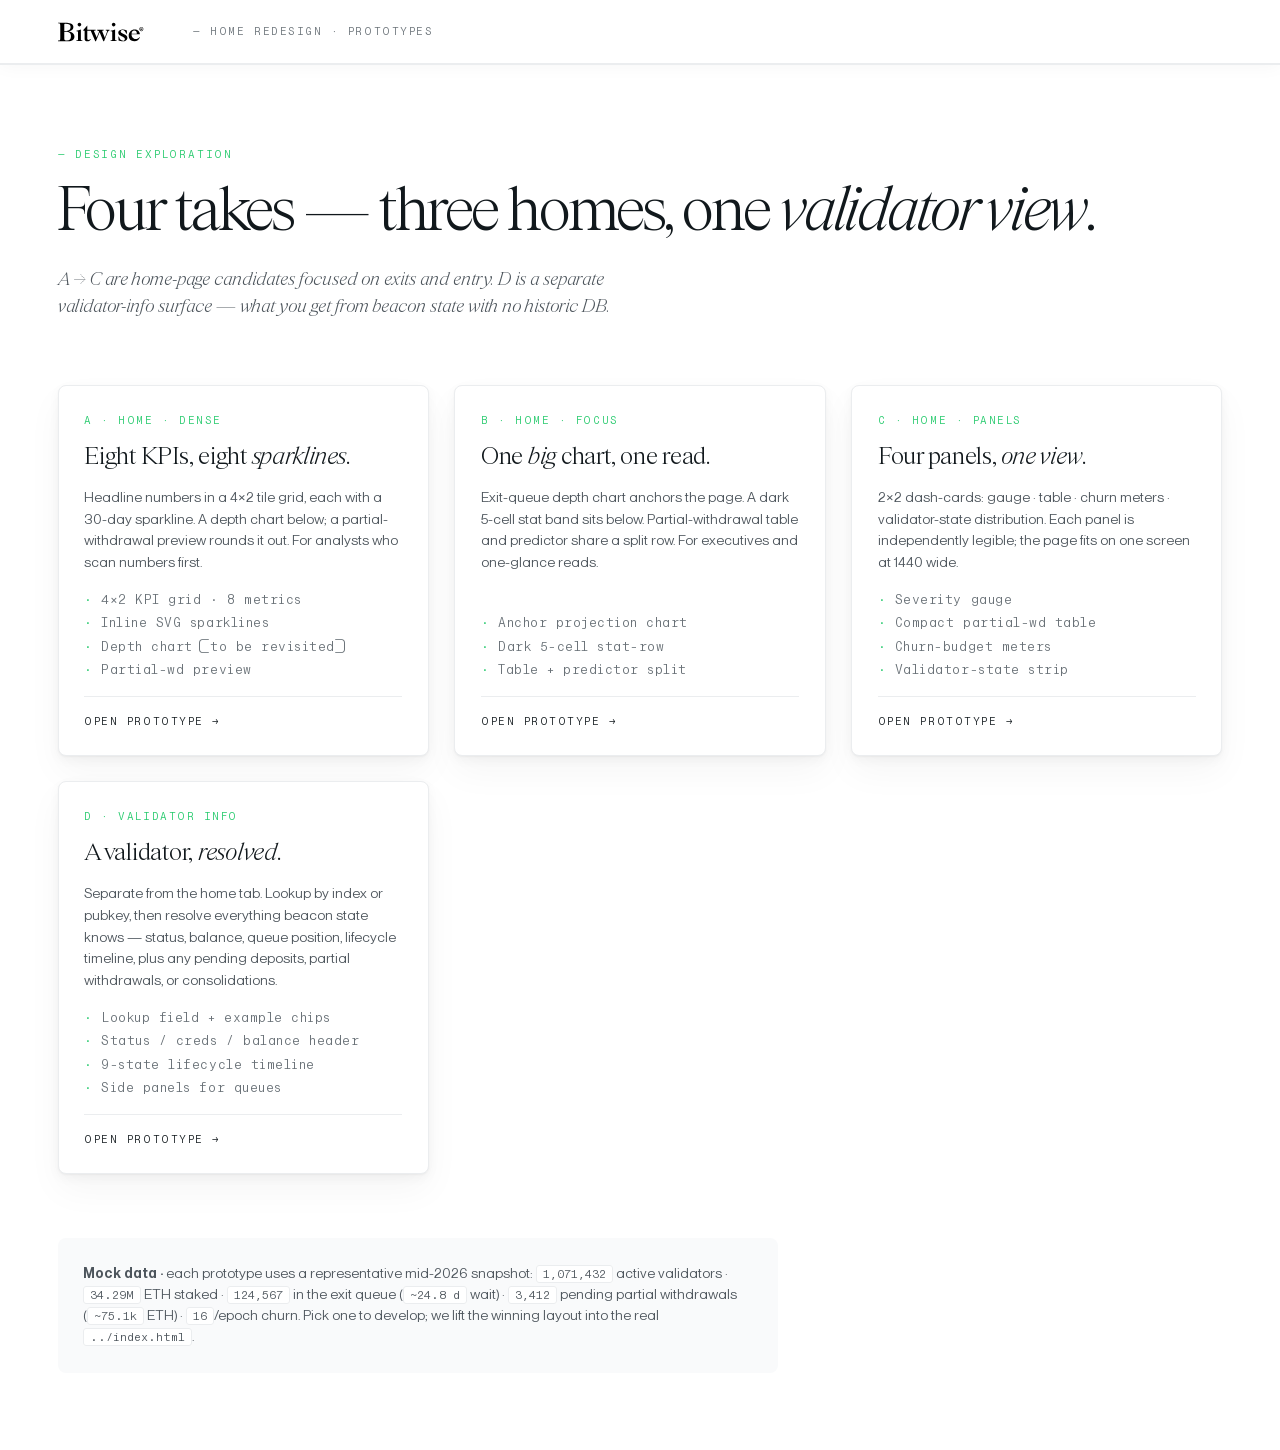
<file: frontend/prototypes/index.html>
<!doctype html>
<html lang="en">
<head>
<meta charset="utf-8" />
<title>Home prototypes · eth-explorer</title>
<meta name="viewport" content="width=device-width, initial-scale=1" />
<link rel="stylesheet" href="./bitwise.css" />
<style>
  main { padding: clamp(3rem, 6vw, 6rem) 0; }
  .lede {
    font-family: var(--serif);
    font-style: italic;
    font-weight: 300;
    font-stretch: 550%;
    font-size: var(--t-lede);
    line-height: 1.4;
    max-width: 56ch;
    color: var(--text);
    margin-top: clamp(1.5rem, 2vw, 2rem);
  }
  .options-grid {
    display: grid;
    gap: clamp(1.25rem, 2vw, 2rem);
    grid-template-columns: 1fr;
    margin-top: clamp(3rem, 5vw, 5rem);
  }
  @media (min-width: 900px)  { .options-grid { grid-template-columns: repeat(3, 1fr); } }
  a.option {
    background: var(--bg-elev);
    border: 1px solid var(--border);
    border-radius: var(--r-md);
    box-shadow: var(--shadow-card);
    padding: clamp(1.5rem, 2vw, 2rem);
    display: flex;
    flex-direction: column;
    gap: 1rem;
    color: inherit;
    transition: border-color var(--t-short), transform var(--t-short);
  }
  a.option:hover { border-color: var(--text-strong); transform: translateY(-2px); }
  a.option .tag {
    font-family: var(--mono);
    font-size: var(--t-cap);
    letter-spacing: 0.14em;
    text-transform: uppercase;
    color: var(--primary);
  }
  a.option h2 {
    font-family: var(--serif);
    font-weight: 300;
    font-stretch: 550%;
    font-size: clamp(1.5rem, 2vw, 1.875rem);
    line-height: 1.05;
    letter-spacing: -0.01em;
    color: var(--text-strong);
  }
  a.option h2 em { font-style: italic; }
  a.option p {
    font-family: var(--sans);
    font-size: var(--t-small);
    line-height: 1.55;
    color: var(--text);
  }
  a.option ul {
    font-family: var(--mono);
    font-size: var(--t-xs);
    color: var(--text-muted);
    letter-spacing: 0.04em;
    display: flex;
    flex-direction: column;
    gap: 4px;
    padding-left: 0;
    margin-top: auto;
  }
  a.option ul li::before {
    content: "·  ";
    color: var(--primary);
  }
  a.option .open {
    font-family: var(--mono);
    font-size: var(--t-cap);
    letter-spacing: 0.14em;
    text-transform: uppercase;
    color: var(--text-strong);
    border-top: 1px solid var(--border);
    padding-top: 1rem;
  }

  .note {
    margin-top: clamp(3rem, 5vw, 5rem);
    padding: clamp(1.5rem, 2vw, 2rem);
    background: var(--bg-alt);
    border-radius: var(--r-md);
    font-family: var(--sans);
    font-size: var(--t-small);
    color: var(--text);
    max-width: 80ch;
  }
  .note code { font-family: var(--mono); font-size: 12px; background: var(--bg); padding: 1px 6px; border-radius: 3px; border: 1px solid var(--border); }
</style>
</head>
<body>

<nav class="site-nav">
  <div class="container row">
    <a class="brand" href="../" aria-label="Bitwise"><img src="./assets/logos/bitwise-wordmark.svg" alt="Bitwise" /></a>
    <span style="font-family: var(--mono); font-size: var(--t-cap); letter-spacing: 0.14em; text-transform: uppercase; color: var(--text-muted);">— Home redesign · prototypes</span>
    <div></div>
  </div>
</nav>

<main>
  <div class="container">
    <span class="eyebrow">— Design exploration</span>
    <h1 style="font-family: var(--serif); font-weight: 300; font-stretch: 550%; font-size: clamp(2.5rem, 5vw, 4.5rem); line-height: 0.95; letter-spacing: -0.02em; color: var(--text-strong); margin-top: 1rem;">Four takes — three homes, one <em>validator view</em>.</h1>
    <p class="lede">
      A → C are home-page candidates focused on exits and entry. D is a separate validator-info surface — what you get from beacon state with no historic DB.
    </p>

    <div class="options-grid">
      <a class="option" href="./a-dense.html">
        <span class="tag">A · Home · Dense</span>
        <h2>Eight KPIs, eight <em>sparklines</em>.</h2>
        <p>Headline numbers in a 4×2 tile grid, each with a 30-day sparkline. A depth chart below; a partial-withdrawal preview rounds it out. For analysts who scan numbers first.</p>
        <ul>
          <li>4×2 KPI grid · 8 metrics</li>
          <li>Inline SVG sparklines</li>
          <li>Depth chart (to be revisited)</li>
          <li>Partial-wd preview</li>
        </ul>
        <span class="open">Open prototype →</span>
      </a>

      <a class="option" href="./b-focus.html">
        <span class="tag">B · Home · Focus</span>
        <h2>One <em>big</em> chart, one read.</h2>
        <p>Exit-queue depth chart anchors the page. A dark 5-cell stat band sits below. Partial-withdrawal table and predictor share a split row. For executives and one-glance reads.</p>
        <ul>
          <li>Anchor projection chart</li>
          <li>Dark 5-cell stat-row</li>
          <li>Table + predictor split</li>
        </ul>
        <span class="open">Open prototype →</span>
      </a>

      <a class="option" href="./c-panels.html">
        <span class="tag">C · Home · Panels</span>
        <h2>Four panels, <em>one view</em>.</h2>
        <p>2×2 dash-cards: gauge · table · churn meters · validator-state distribution. Each panel is independently legible; the page fits on one screen at 1440 wide.</p>
        <ul>
          <li>Severity gauge</li>
          <li>Compact partial-wd table</li>
          <li>Churn-budget meters</li>
          <li>Validator-state strip</li>
        </ul>
        <span class="open">Open prototype →</span>
      </a>

      <a class="option" href="./d-validator.html">
        <span class="tag">D · Validator info</span>
        <h2>A validator, <em>resolved</em>.</h2>
        <p>Separate from the home tab. Lookup by index or pubkey, then resolve everything beacon state knows — status, balance, queue position, lifecycle timeline, plus any pending deposits, partial withdrawals, or consolidations.</p>
        <ul>
          <li>Lookup field + example chips</li>
          <li>Status / creds / balance header</li>
          <li>9-state lifecycle timeline</li>
          <li>Side panels for queues</li>
        </ul>
        <span class="open">Open prototype →</span>
      </a>
    </div>

    <div class="note">
      <strong>Mock data ·</strong> each prototype uses a representative mid-2026 snapshot:
      <code>1,071,432</code> active validators · <code>34.29M</code> ETH staked ·
      <code>124,567</code> in the exit queue (<code>~24.8 d</code> wait) ·
      <code>3,412</code> pending partial withdrawals (<code>~75.1k</code> ETH) ·
      <code>16</code>/epoch churn.
      Pick one to develop; we lift the winning layout into the real <code>../index.html</code>.
    </div>
  </div>
</main>

</body>
</html>
</file>
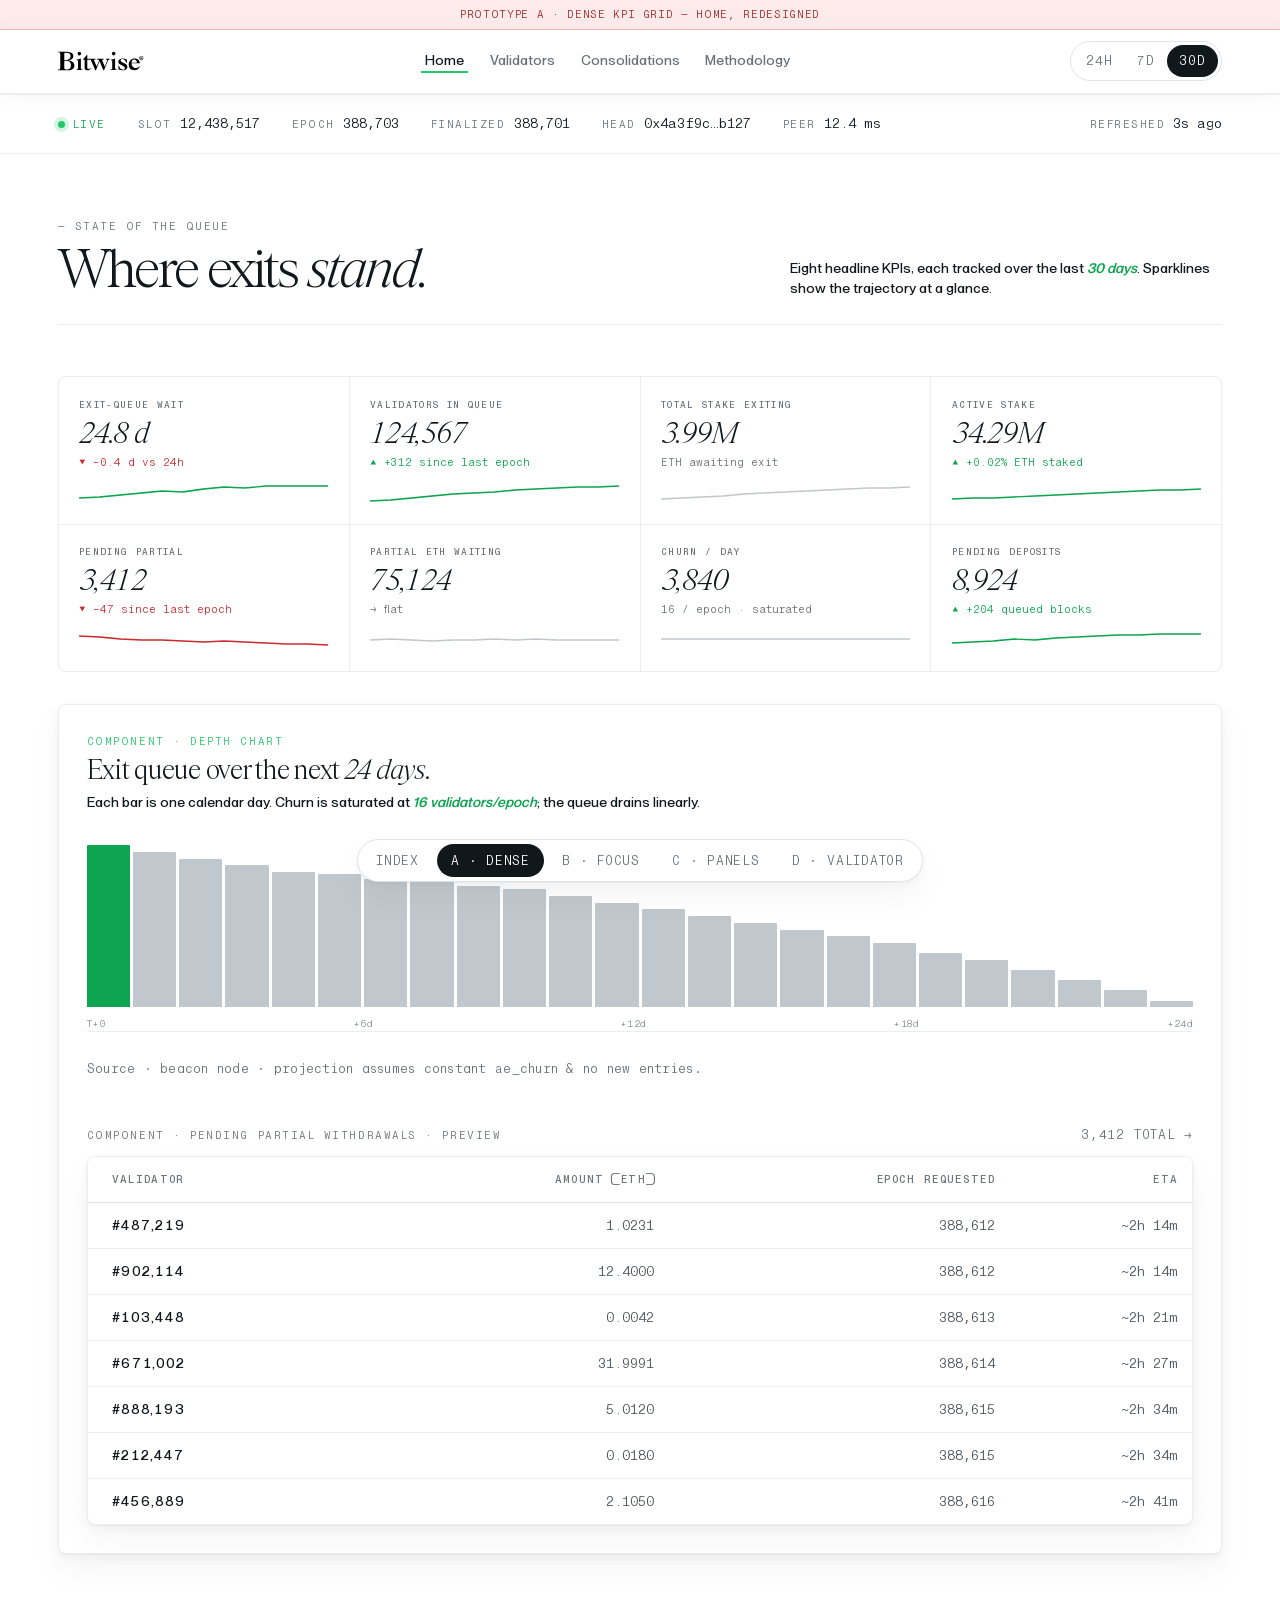
<file: frontend/prototypes/a-dense.html>
<!doctype html>
<html lang="en">
<head>
<meta charset="utf-8" />
<title>A · Dense grid — eth-explorer home prototype</title>
<meta name="viewport" content="width=device-width, initial-scale=1" />
<link rel="stylesheet" href="./bitwise.css" />
<style>
  /* Layout-specific tweaks (Bitwise tokens come from bitwise.css) */
  .kpi-grid-8 {
    display: grid;
    gap: 1px;
    background: var(--border);
    border: 1px solid var(--border);
    border-radius: var(--r-md);
    overflow: hidden;
    grid-template-columns: repeat(2, 1fr);
  }
  @media (min-width: 720px)  { .kpi-grid-8 { grid-template-columns: repeat(4, 1fr); } }

  .depth-bars {
    display: flex;
    align-items: flex-end;
    gap: 3px;
    height: 200px;
    padding: 6px 0 24px;
    border-bottom: 1px solid var(--border);
    position: relative;
  }
  .depth-bars .bar {
    flex: 1;
    background: var(--chart-bar);
    border-radius: 1px 1px 0 0;
    min-height: 1px;
    transition: background var(--t-short);
  }
  .depth-bars .bar:hover { background: var(--chart-bar-accent); }
  .depth-bars .bar.today { background: var(--chart-bar-accent); }
  .depth-bars .x-axis {
    position: absolute;
    bottom: 0;
    left: 0; right: 0;
    display: flex;
    justify-content: space-between;
    font-family: var(--mono);
    font-size: 10px;
    color: var(--text-faint);
    letter-spacing: 0.04em;
    padding-top: 6px;
  }

  .pw-preview { margin-top: clamp(1.25rem, 2vw, 2rem); }
  .pw-preview .pw-head { display: flex; align-items: baseline; justify-content: space-between; margin-bottom: 0.75rem; }
  .pw-preview .pw-head .kicker { color: var(--text-muted); }
  .pw-preview .pw-head .seeall { font-family: var(--mono); font-size: var(--t-xs); color: var(--text-muted); letter-spacing: 0.06em; text-transform: uppercase; }
</style>
</head>
<body>

<div class="experimental-banner">Prototype A · Dense KPI grid — Home, redesigned</div>

<nav class="site-nav">
  <div class="container row">
    <a class="brand" href="../" aria-label="Bitwise"><img src="./assets/logos/bitwise-wordmark.svg" alt="Bitwise" /></a>
    <ul class="primary-tabs" role="tablist">
      <li><a class="active" data-tab-link="home" href="#home" role="tab">Home</a></li>
      <li><a data-tab-link="validators" href="#validators" role="tab">Validators</a></li>
      <li><a data-tab-link="consolidations" href="#consolidations" role="tab">Consolidations</a></li>
      <li><a data-tab-link="methodology" href="#methodology" role="tab">Methodology</a></li>
    </ul>
    <div class="utilities">
      <div class="window-switch" role="tablist" aria-label="Window">
        <button>24h</button>
        <button>7d</button>
        <button class="active">30d</button>
      </div>
    </div>
  </div>
</nav>

<header class="context-bar">
  <div class="container row">
    <span class="live">Live</span>
    <span class="pair"><span class="k">Slot</span> <span class="v">12,438,517</span></span>
    <span class="pair"><span class="k">Epoch</span> <span class="v">388,703</span></span>
    <span class="pair"><span class="k">Finalized</span> <span class="v">388,701</span></span>
    <span class="pair"><span class="k">Head</span> <span class="v">0x4a3f9c…b127</span></span>
    <span class="pair"><span class="k">Peer</span> <span class="v">12.4 ms</span></span>
    <span class="pair" style="margin-left:auto;"><span class="k">Refreshed</span> <span class="v">3s ago</span></span>
  </div>
</header>

<main>
  <div class="tab-pane" data-tab-content="home" role="tabpanel">

    <section class="dashboard">
      <div class="container">

        <header class="dash-head">
          <div class="dash-title-block">
            <span class="kicker">— State of the queue</span>
            <h1 class="dash-title">Where exits <em>stand</em>.</h1>
          </div>
          <p class="dash-card-deck" style="max-width:48ch;">
            Eight headline KPIs, each tracked over the last <em>30 days</em>. Sparklines show the trajectory at a glance.
          </p>
        </header>

        <div class="kpi-grid-8" aria-label="Headline KPIs">
          <div class="dash-kpi">
            <span class="label">Exit-queue wait</span>
            <span class="value">24.8 d</span>
            <span class="foot neg">▼ −0.4 d vs 24h</span>
            <svg class="spark" viewBox="0 0 84 22" preserveAspectRatio="none"><path d="M0,17 L7,16 L14,14 L21,12 L28,10 L35,11 L42,8 L49,6 L56,7 L63,5 L70,5 L77,5 L84,5"/></svg>
          </div>
          <div class="dash-kpi">
            <span class="label">Validators in queue</span>
            <span class="value">124,567</span>
            <span class="foot">▲ +312 since last epoch</span>
            <svg class="spark" viewBox="0 0 84 22" preserveAspectRatio="none"><path d="M0,20 L7,19 L14,17 L21,15 L28,13 L35,12 L42,11 L49,9 L56,8 L63,7 L70,6 L77,6 L84,5"/></svg>
          </div>
          <div class="dash-kpi">
            <span class="label">Total stake exiting</span>
            <span class="value">3.99M</span>
            <span class="foot neutral">ETH awaiting exit</span>
            <svg class="spark" viewBox="0 0 84 22" preserveAspectRatio="none"><path class="muted" d="M0,18 L7,17 L14,16 L21,15 L28,13 L35,12 L42,11 L49,10 L56,9 L63,8 L70,7 L77,7 L84,6"/></svg>
          </div>
          <div class="dash-kpi">
            <span class="label">Active stake</span>
            <span class="value">34.29M</span>
            <span class="foot">▲ +0.02% ETH staked</span>
            <svg class="spark" viewBox="0 0 84 22" preserveAspectRatio="none"><path d="M0,18 L7,17 L14,17 L21,16 L28,15 L35,14 L42,13 L49,12 L56,11 L63,10 L70,9 L77,9 L84,8"/></svg>
          </div>
          <div class="dash-kpi">
            <span class="label">Pending partial</span>
            <span class="value">3,412</span>
            <span class="foot neg">▼ −47 since last epoch</span>
            <svg class="spark" viewBox="0 0 84 22" preserveAspectRatio="none"><path class="warn" d="M0,8 L7,9 L14,11 L21,12 L28,12 L35,13 L42,14 L49,13 L56,14 L63,15 L70,16 L77,16 L84,17"/></svg>
          </div>
          <div class="dash-kpi">
            <span class="label">Partial ETH waiting</span>
            <span class="value">75,124</span>
            <span class="foot neutral">→ flat</span>
            <svg class="spark" viewBox="0 0 84 22" preserveAspectRatio="none"><path class="muted" d="M0,12 L7,11 L14,12 L21,13 L28,12 L35,12 L42,11 L49,12 L56,11 L63,12 L70,12 L77,12 L84,12"/></svg>
          </div>
          <div class="dash-kpi">
            <span class="label">Churn / day</span>
            <span class="value">3,840</span>
            <span class="foot neutral">16 / epoch · saturated</span>
            <svg class="spark" viewBox="0 0 84 22" preserveAspectRatio="none"><path class="muted" d="M0,11 L7,11 L14,11 L21,11 L28,11 L35,11 L42,11 L49,11 L56,11 L63,11 L70,11 L77,11 L84,11"/></svg>
          </div>
          <div class="dash-kpi">
            <span class="label">Pending deposits</span>
            <span class="value">8,924</span>
            <span class="foot">▲ +204 queued blocks</span>
            <svg class="spark" viewBox="0 0 84 22" preserveAspectRatio="none"><path d="M0,15 L7,14 L14,13 L21,11 L28,12 L35,10 L42,9 L49,8 L56,7 L63,7 L70,6 L77,6 L84,6"/></svg>
          </div>
        </div>

        <div class="dash-card" style="margin-top: clamp(1.5rem, 2.5vw, 2.5rem);">
          <header class="dash-card-head">
            <span class="kicker">Component · Depth chart</span>
            <h2 class="dash-card-title">Exit queue over the next <em>24 days</em>.</h2>
            <p class="dash-card-deck">Each bar is one calendar day. Churn is saturated at <em>16 validators/epoch</em>; the queue drains linearly.</p>
          </header>
          <div class="depth-bars" aria-label="Exit queue depth — 24-day horizon">
            <div class="bar today" style="height: 96%;"></div>
            <div class="bar" style="height: 92%;"></div>
            <div class="bar" style="height: 88%;"></div>
            <div class="bar" style="height: 84%;"></div>
            <div class="bar" style="height: 80%;"></div>
            <div class="bar" style="height: 79%;"></div>
            <div class="bar" style="height: 76%;"></div>
            <div class="bar" style="height: 74%;"></div>
            <div class="bar" style="height: 72%;"></div>
            <div class="bar" style="height: 70%;"></div>
            <div class="bar" style="height: 66%;"></div>
            <div class="bar" style="height: 62%;"></div>
            <div class="bar" style="height: 58%;"></div>
            <div class="bar" style="height: 54%;"></div>
            <div class="bar" style="height: 50%;"></div>
            <div class="bar" style="height: 46%;"></div>
            <div class="bar" style="height: 42%;"></div>
            <div class="bar" style="height: 38%;"></div>
            <div class="bar" style="height: 32%;"></div>
            <div class="bar" style="height: 28%;"></div>
            <div class="bar" style="height: 22%;"></div>
            <div class="bar" style="height: 16%;"></div>
            <div class="bar" style="height: 10%;"></div>
            <div class="bar" style="height: 4%;"></div>
            <div class="x-axis">
              <span>T+0</span><span>+6d</span><span>+12d</span><span>+18d</span><span>+24d</span>
            </div>
          </div>
          <p class="dash-card-foot">Source · beacon node · projection assumes constant <code class="mono">ae_churn</code> &amp; no new entries.</p>

          <div class="pw-preview">
            <div class="pw-head">
              <span class="kicker">Component · Pending partial withdrawals · preview</span>
              <span class="seeall">3,412 total →</span>
            </div>
            <div class="full-table-host">
              <table class="full-table">
                <thead>
                  <tr>
                    <th>Validator</th>
                    <th>Amount (ETH)</th>
                    <th>Epoch requested</th>
                    <th>ETA</th>
                  </tr>
                </thead>
                <tbody>
                  <tr><td>#487,219</td><td>1.0231</td><td>388,612</td><td>~2h 14m</td></tr>
                  <tr><td>#902,114</td><td>12.4000</td><td>388,612</td><td>~2h 14m</td></tr>
                  <tr><td>#103,448</td><td>0.0042</td><td>388,613</td><td>~2h 21m</td></tr>
                  <tr><td>#671,002</td><td>31.9991</td><td>388,614</td><td>~2h 27m</td></tr>
                  <tr><td>#888,193</td><td>5.0120</td><td>388,615</td><td>~2h 34m</td></tr>
                  <tr><td>#212,447</td><td>0.0180</td><td>388,615</td><td>~2h 34m</td></tr>
                  <tr><td>#456,889</td><td>2.1050</td><td>388,616</td><td>~2h 41m</td></tr>
                </tbody>
              </table>
            </div>
          </div>
        </div>

      </div>
    </section>

  </div>
</main>

<nav class="proto-bar" aria-label="Switch prototype">
  <a href="./">Index</a>
  <a class="active" href="./a-dense.html">A · Dense</a>
  <a href="./b-focus.html">B · Focus</a>
  <a href="./c-panels.html">C · Panels</a>
  <a href="./d-validator.html">D · Validator</a>
</nav>

</body>
</html>
</file>
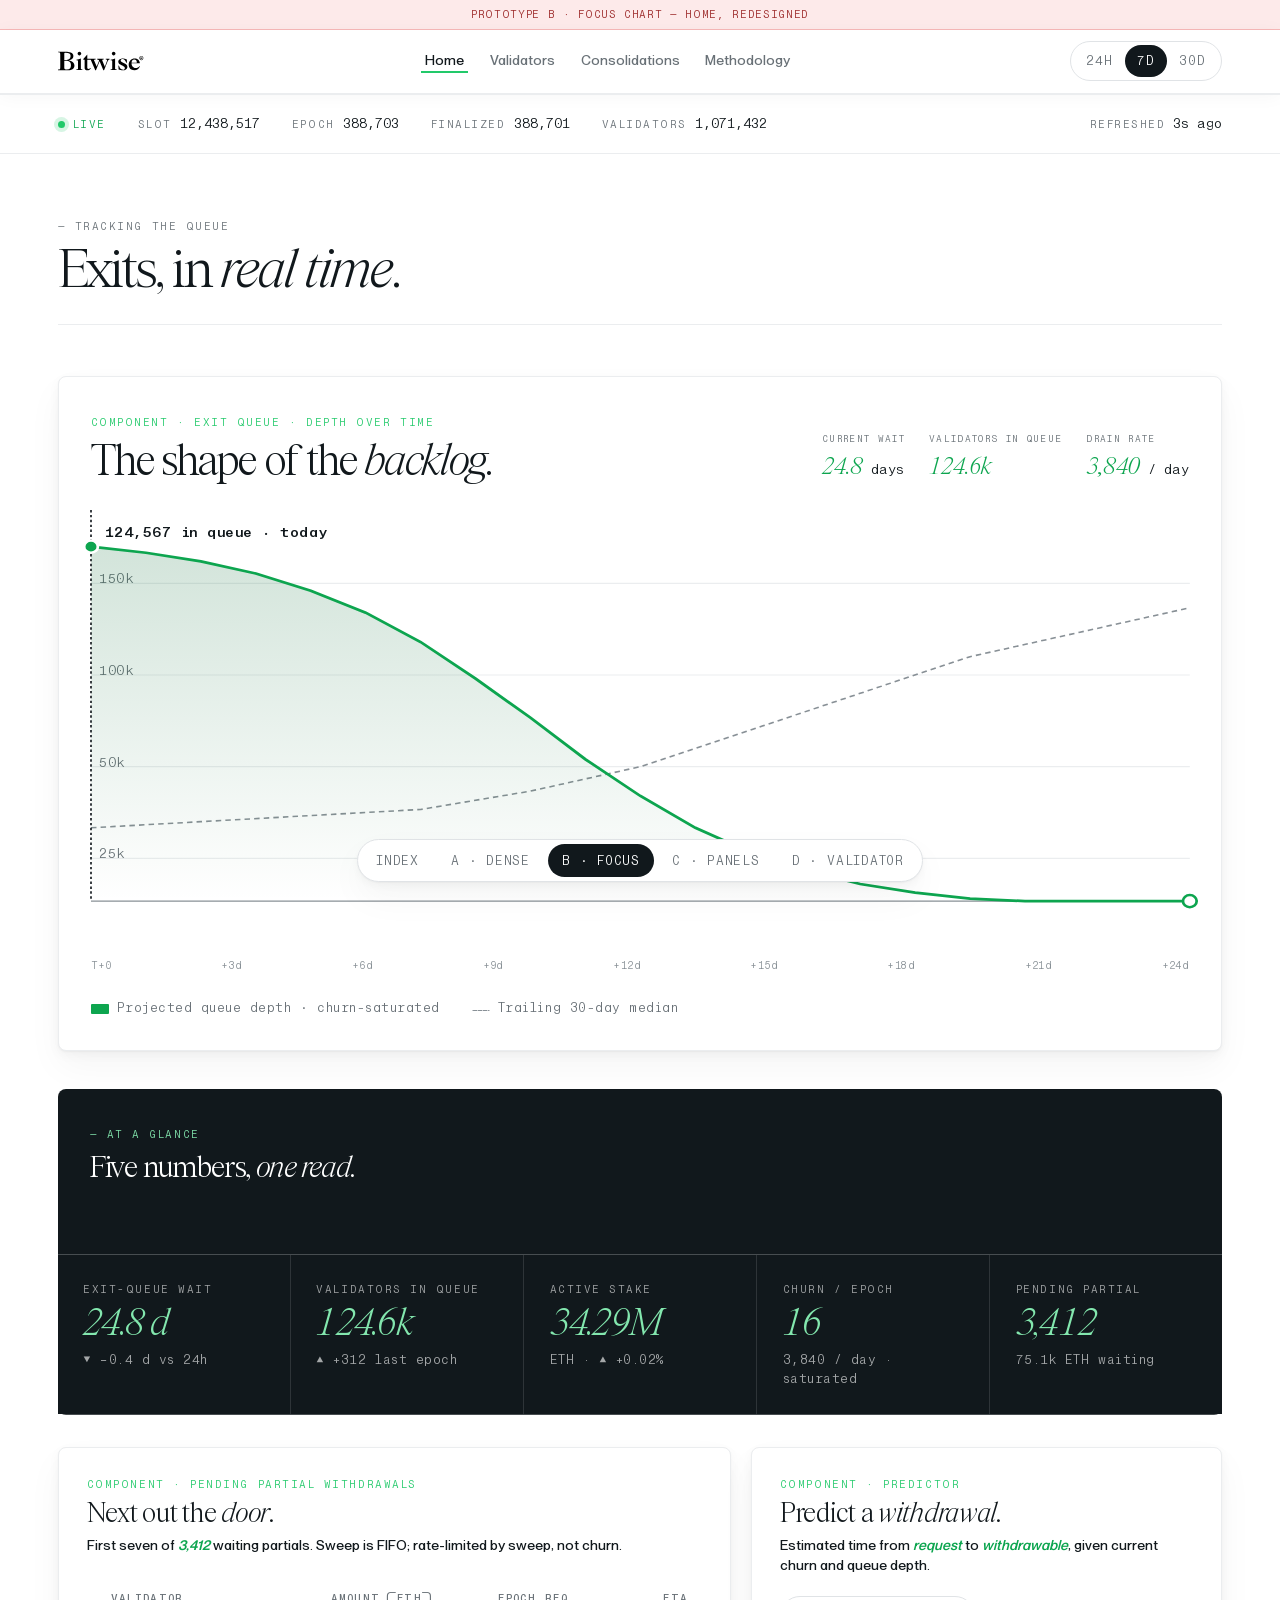
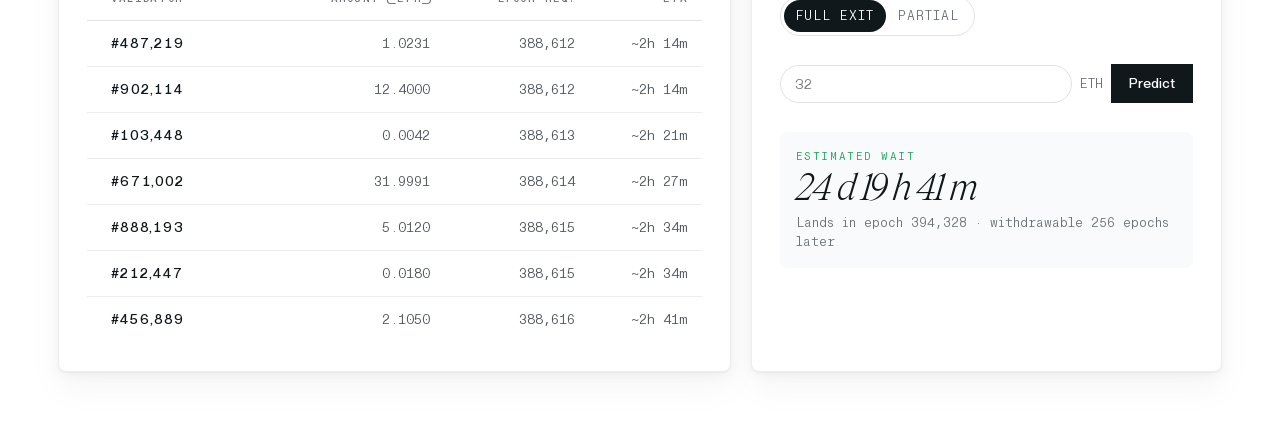
<file: frontend/prototypes/b-focus.html>
<!doctype html>
<html lang="en">
<head>
<meta charset="utf-8" />
<title>B · Focus — eth-explorer home prototype</title>
<meta name="viewport" content="width=device-width, initial-scale=1" />
<link rel="stylesheet" href="./bitwise.css" />
<style>
  /* Big-chart focus layout */
  .focus-host {
    position: relative;
    background: var(--bg-elev);
    border: 1px solid var(--border);
    border-radius: var(--r-md);
    box-shadow: var(--shadow-card);
    padding: clamp(1.75rem, 2.5vw, 2.5rem);
    overflow: hidden;
  }
  .focus-host .head {
    display: grid;
    grid-template-columns: 1fr;
    gap: 0.4rem;
    margin-bottom: clamp(1.25rem, 2vw, 2rem);
  }
  @media (min-width: 720px) {
    .focus-host .head { grid-template-columns: 1fr auto; align-items: end; gap: 2rem; }
  }
  .focus-host .head .kicker { color: var(--primary); }
  .focus-host .head .ttl {
    font-family: var(--serif);
    font-weight: 300;
    font-stretch: 550%;
    font-size: clamp(2rem, 3.5vw, 3.25rem);
    line-height: 1;
    letter-spacing: -0.02em;
    color: var(--text-strong);
    margin-top: 0.4rem;
  }
  .focus-host .head .ttl em { font-style: italic; }
  .focus-host .head .right { display: flex; gap: 1.5rem; font-family: var(--mono); font-size: var(--t-xs); }
  .focus-host .head .right .anchor { display: flex; flex-direction: column; gap: 2px; }
  .focus-host .head .right .anchor .k { color: var(--text-muted); letter-spacing: 0.14em; text-transform: uppercase; font-size: 9.5px; }
  .focus-host .head .right .anchor .v { color: var(--text-strong); font-size: var(--t-small); font-feature-settings: "tnum"; }
  .focus-host .head .right .anchor .v em { font-style: italic; font-family: var(--serif); font-weight: 300; font-stretch: 550%; font-size: 1.5rem; color: var(--brand-6); }

  .focus-chart { position: relative; }
  .focus-chart svg { width: 100%; height: clamp(280px, 38vw, 440px); display: block; overflow: visible; }
  .focus-chart .x-axis {
    display: flex;
    justify-content: space-between;
    font-family: var(--mono);
    font-size: 10.5px;
    color: var(--text-faint);
    letter-spacing: 0.04em;
    padding-top: 8px;
  }

  .focus-host .chart-legend {
    display: flex;
    flex-wrap: wrap;
    gap: 1.25rem 2rem;
    font-family: var(--mono);
    font-size: var(--t-xs);
    letter-spacing: 0.04em;
    color: var(--text-muted);
    align-items: center;
    margin-top: clamp(1rem, 2vw, 1.5rem);
  }
  .focus-host .chart-legend .swatch {
    display: inline-block;
    width: 18px; height: 10px;
    margin-right: 8px;
    vertical-align: middle;
    border-radius: 1px;
  }
  .focus-host .chart-legend .swatch.bitwise { background: var(--chart-bar-accent); }
  .focus-host .chart-legend .swatch.peer    { background: var(--chart-bar); }
  .focus-host .chart-legend .swatch.median  { border-bottom: 1.5px dashed var(--text-faint); height: 0; margin-top: 4px; }

  /* Support strip below focus card */
  .support-row {
    display: grid;
    gap: clamp(1rem, 1.5vw, 1.5rem);
    margin-top: clamp(1.5rem, 2.5vw, 2.5rem);
    grid-template-columns: 1fr;
  }
  @media (min-width: 1100px) {
    .support-row { grid-template-columns: minmax(0, 1fr) minmax(360px, 0.7fr); }
  }
</style>
</head>
<body>

<div class="experimental-banner">Prototype B · Focus chart — Home, redesigned</div>

<nav class="site-nav">
  <div class="container row">
    <a class="brand" href="../" aria-label="Bitwise"><img src="./assets/logos/bitwise-wordmark.svg" alt="Bitwise" /></a>
    <ul class="primary-tabs" role="tablist">
      <li><a class="active" data-tab-link="home" href="#home" role="tab">Home</a></li>
      <li><a data-tab-link="validators" href="#validators" role="tab">Validators</a></li>
      <li><a data-tab-link="consolidations" href="#consolidations" role="tab">Consolidations</a></li>
      <li><a data-tab-link="methodology" href="#methodology" role="tab">Methodology</a></li>
    </ul>
    <div class="utilities">
      <div class="window-switch" role="tablist" aria-label="Window">
        <button>24h</button>
        <button class="active">7d</button>
        <button>30d</button>
      </div>
    </div>
  </div>
</nav>

<header class="context-bar">
  <div class="container row">
    <span class="live">Live</span>
    <span class="pair"><span class="k">Slot</span> <span class="v">12,438,517</span></span>
    <span class="pair"><span class="k">Epoch</span> <span class="v">388,703</span></span>
    <span class="pair"><span class="k">Finalized</span> <span class="v">388,701</span></span>
    <span class="pair"><span class="k">Validators</span> <span class="v">1,071,432</span></span>
    <span class="pair" style="margin-left:auto;"><span class="k">Refreshed</span> <span class="v">3s ago</span></span>
  </div>
</header>

<main>
  <div class="tab-pane" data-tab-content="home" role="tabpanel">

    <section class="dashboard">
      <div class="container">

        <header class="dash-head">
          <div class="dash-title-block">
            <span class="kicker">— Tracking the queue</span>
            <h1 class="dash-title">Exits, in <em>real time</em>.</h1>
          </div>
        </header>

        <article class="focus-host">
          <header class="head">
            <div>
              <span class="kicker">Component · Exit queue · depth over time</span>
              <h2 class="ttl">The shape of the <em>backlog</em>.</h2>
            </div>
            <div class="right">
              <div class="anchor">
                <span class="k">Current wait</span>
                <span class="v"><em>24.8</em> days</span>
              </div>
              <div class="anchor">
                <span class="k">Validators in queue</span>
                <span class="v"><em>124.6k</em></span>
              </div>
              <div class="anchor">
                <span class="k">Drain rate</span>
                <span class="v"><em>3,840</em> / day</span>
              </div>
            </div>
          </header>

          <div class="focus-chart">
            <svg viewBox="0 0 800 360" preserveAspectRatio="none" aria-label="Exit queue depth over time">
              <defs>
                <linearGradient id="bw-fill" x1="0" y1="0" x2="0" y2="1">
                  <stop offset="0%"  stop-color="hsla(146, 88%, 22%, 0.18)" />
                  <stop offset="100%" stop-color="hsla(146, 88%, 22%, 0.00)" />
                </linearGradient>
              </defs>
              <!-- Y-axis grid -->
              <line x1="0"   y1="60"  x2="800" y2="60"  stroke="var(--chart-grid)" stroke-width="1" />
              <line x1="0"   y1="135" x2="800" y2="135" stroke="var(--chart-grid)" stroke-width="1" />
              <line x1="0"   y1="210" x2="800" y2="210" stroke="var(--chart-grid)" stroke-width="1" />
              <line x1="0"   y1="285" x2="800" y2="285" stroke="var(--chart-grid)" stroke-width="1" />
              <line x1="0"   y1="320" x2="800" y2="320" stroke="var(--chart-axis)" stroke-width="1.2" />

              <!-- Y-axis labels -->
              <text x="6" y="60"  font-family="var(--mono)" font-size="10" fill="var(--text-muted)">150k</text>
              <text x="6" y="135" font-family="var(--mono)" font-size="10" fill="var(--text-muted)">100k</text>
              <text x="6" y="210" font-family="var(--mono)" font-size="10" fill="var(--text-muted)">50k</text>
              <text x="6" y="285" font-family="var(--mono)" font-size="10" fill="var(--text-muted)">25k</text>

              <!-- Historical area (peer / population baseline) - dashed line for median -->
              <path d="M0,260 L80,255 L160,250 L240,245 L320,230 L400,210 L480,180 L560,150 L640,120 L720,100 L800,80"
                    fill="none" stroke="var(--text-faint)" stroke-width="1.3" stroke-dasharray="4 3" />

              <!-- Main projection: filled area under brand line -->
              <path d="M0,30 L40,35 L80,42 L120,52 L160,66 L200,84 L240,108 L280,138 L320,170 L360,204 L400,234 L440,260 L480,280 L520,295 L560,306 L600,313 L640,318 L680,320 L720,320 L760,320 L800,320 L800,320 L0,320 Z"
                    fill="url(#bw-fill)" />

              <!-- Brand projection line -->
              <path d="M0,30 L40,35 L80,42 L120,52 L160,66 L200,84 L240,108 L280,138 L320,170 L360,204 L400,234 L440,260 L480,280 L520,295 L560,306 L600,313 L640,318 L680,320 L720,320 L760,320 L800,320"
                    fill="none" stroke="var(--chart-bar-accent)" stroke-width="2.2" />

              <!-- T-0 marker -->
              <line x1="0" y1="0" x2="0" y2="320" stroke="var(--text-strong)" stroke-width="1.2" stroke-dasharray="2 2" />
              <circle cx="0" cy="30" r="5" fill="var(--chart-bar-accent)" stroke="var(--bg-elev)" stroke-width="2" />
              <text x="10" y="22" font-family="var(--mono)" font-size="11" font-weight="600" fill="var(--text-strong)">124,567 in queue · today</text>

              <!-- 24-day marker -->
              <circle cx="800" cy="320" r="5" fill="var(--bg-elev)" stroke="var(--chart-bar-accent)" stroke-width="2" />
            </svg>

            <div class="x-axis">
              <span>T+0</span>
              <span>+3d</span>
              <span>+6d</span>
              <span>+9d</span>
              <span>+12d</span>
              <span>+15d</span>
              <span>+18d</span>
              <span>+21d</span>
              <span>+24d</span>
            </div>
          </div>

          <div class="chart-legend" aria-label="Legend">
            <span><span class="swatch bitwise"></span>Projected queue depth · churn-saturated</span>
            <span><span class="swatch median"></span>Trailing 30-day median</span>
          </div>
        </article>

        <div class="frame bg-dark" style="margin-top: clamp(2rem, 3vw, 3rem); padding-block: 0; border-radius: var(--r-md); border: 0;">
          <div style="padding: clamp(1.5rem, 2.5vw, 2.5rem);">
            <span class="kicker" style="color: var(--brand-3);">— At a glance</span>
            <h3 class="section-title" style="font-size: clamp(1.5rem, 2.4vw, 2.25rem); margin-top: 0.5rem;">Five numbers, <em>one read</em>.</h3>
          </div>
          <div class="stat-row cols-5">
            <div class="stat-cell">
              <span class="label">Exit-queue wait</span>
              <span class="v">24.8 d</span>
              <span class="foot">▼ −0.4 d vs 24h</span>
            </div>
            <div class="stat-cell">
              <span class="label">Validators in queue</span>
              <span class="v">124.6k</span>
              <span class="foot">▲ +312 last epoch</span>
            </div>
            <div class="stat-cell">
              <span class="label">Active stake</span>
              <span class="v">34.29M</span>
              <span class="foot">ETH · ▲ +0.02%</span>
            </div>
            <div class="stat-cell">
              <span class="label">Churn / epoch</span>
              <span class="v">16</span>
              <span class="foot">3,840 / day · saturated</span>
            </div>
            <div class="stat-cell">
              <span class="label">Pending partial</span>
              <span class="v">3,412</span>
              <span class="foot">75.1k ETH waiting</span>
            </div>
          </div>
        </div>

        <div class="support-row">
          <div class="dash-card">
            <header class="dash-card-head">
              <span class="kicker">Component · Pending partial withdrawals</span>
              <h3 class="dash-card-title">Next out the <em>door</em>.</h3>
              <p class="dash-card-deck">First seven of <em>3,412</em> waiting partials. Sweep is FIFO; rate-limited by sweep, not churn.</p>
            </header>
            <div class="full-table-host" style="border: 0; box-shadow: none;">
              <table class="full-table">
                <thead>
                  <tr>
                    <th>Validator</th>
                    <th>Amount (ETH)</th>
                    <th>Epoch req.</th>
                    <th>ETA</th>
                  </tr>
                </thead>
                <tbody>
                  <tr><td>#487,219</td><td>1.0231</td><td>388,612</td><td>~2h 14m</td></tr>
                  <tr><td>#902,114</td><td>12.4000</td><td>388,612</td><td>~2h 14m</td></tr>
                  <tr><td>#103,448</td><td>0.0042</td><td>388,613</td><td>~2h 21m</td></tr>
                  <tr><td>#671,002</td><td>31.9991</td><td>388,614</td><td>~2h 27m</td></tr>
                  <tr><td>#888,193</td><td>5.0120</td><td>388,615</td><td>~2h 34m</td></tr>
                  <tr><td>#212,447</td><td>0.0180</td><td>388,615</td><td>~2h 34m</td></tr>
                  <tr><td>#456,889</td><td>2.1050</td><td>388,616</td><td>~2h 41m</td></tr>
                </tbody>
              </table>
            </div>
          </div>

          <div class="dash-card">
            <header class="dash-card-head">
              <span class="kicker">Component · Predictor</span>
              <h3 class="dash-card-title">Predict a <em>withdrawal</em>.</h3>
              <p class="dash-card-deck">Estimated time from <em>request</em> to <em>withdrawable</em>, given current churn and queue depth.</p>
            </header>
            <div style="display: flex; gap: 8px; flex-wrap: wrap;">
              <div class="window-switch" role="tablist" aria-label="Mode">
                <button class="active">Full exit</button>
                <button>Partial</button>
              </div>
            </div>
            <div style="display: flex; gap: 8px; align-items: center; margin-top: 0.5rem;">
              <input type="number" placeholder="32"
                style="flex: 1; min-width: 120px; height: 38px; padding: 0 14px; background: var(--bg); border: 1px solid var(--border-strong); border-radius: var(--r-pill); color: var(--text-strong); font-family: var(--sans); font-size: var(--t-small);" />
              <span class="mono" style="color: var(--text-muted); font-size: var(--t-xs);">ETH</span>
              <button class="btn-mini" style="background: var(--text-strong); color: var(--bg); border: 0; padding: 9px 18px; font-family: var(--sans); font-weight: 540; font-size: var(--t-small); letter-spacing: 0; text-transform: none;">Predict</button>
            </div>
            <div style="background: var(--bg-alt); border-radius: var(--r-md); padding: 1rem; margin-top: 0.5rem;">
              <div class="kicker" style="color: var(--brand-6); margin-bottom: 6px;">Estimated wait</div>
              <div style="font-family: var(--serif); font-style: italic; font-weight: 300; font-stretch: 550%; font-size: clamp(2rem, 3vw, 2.75rem); line-height: 0.95; color: var(--text-strong); letter-spacing: -0.02em;">24 d 19 h 41 m</div>
              <div class="mono" style="font-size: var(--t-xs); color: var(--text-muted); margin-top: 6px;">Lands in epoch 394,328 · withdrawable 256 epochs later</div>
            </div>
          </div>
        </div>

      </div>
    </section>

  </div>
</main>

<nav class="proto-bar" aria-label="Switch prototype">
  <a href="./">Index</a>
  <a href="./a-dense.html">A · Dense</a>
  <a class="active" href="./b-focus.html">B · Focus</a>
  <a href="./c-panels.html">C · Panels</a>
  <a href="./d-validator.html">D · Validator</a>
</nav>

</body>
</html>
</file>
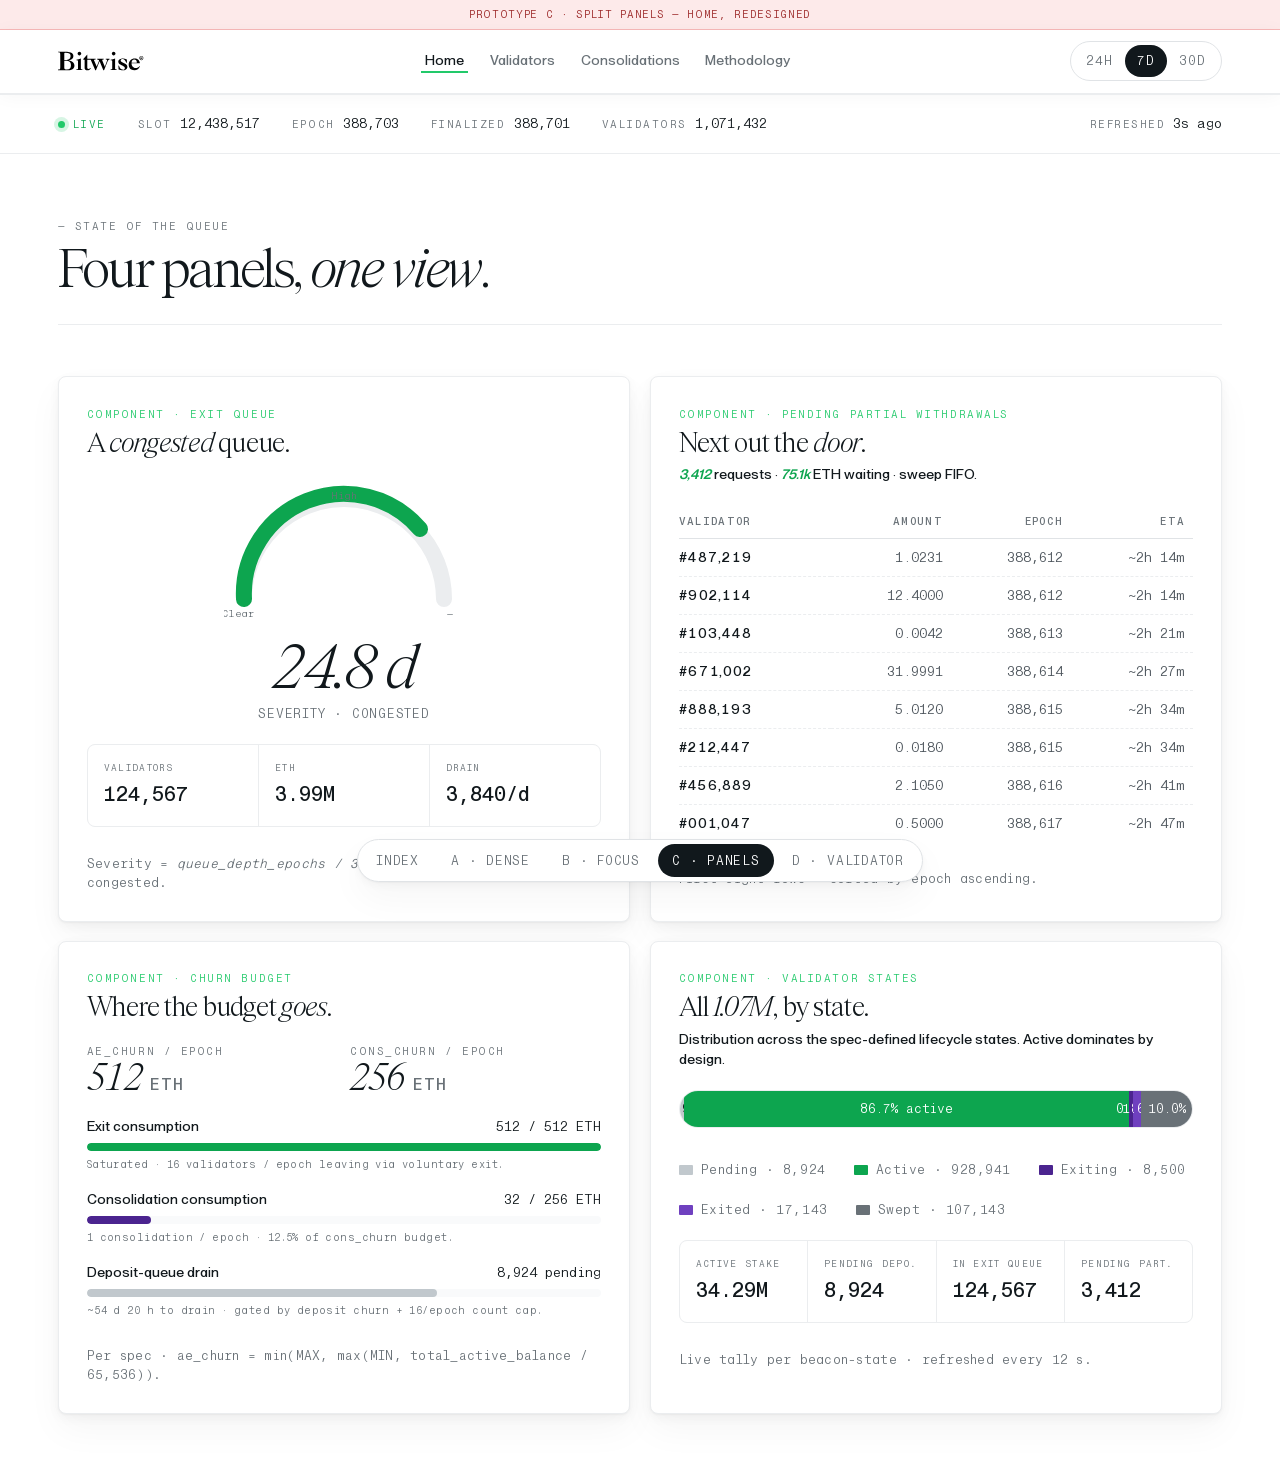
<file: frontend/prototypes/c-panels.html>
<!doctype html>
<html lang="en">
<head>
<meta charset="utf-8" />
<title>C · Panels — eth-explorer home prototype</title>
<meta name="viewport" content="width=device-width, initial-scale=1" />
<link rel="stylesheet" href="./bitwise.css" />
<style>
  .panel-grid {
    display: grid;
    gap: clamp(1rem, 1.5vw, 1.5rem);
    grid-template-columns: 1fr;
  }
  @media (min-width: 1100px) { .panel-grid { grid-template-columns: repeat(2, minmax(0, 1fr)); } }

  /* Gauge panel */
  .gauge-wrap { display: flex; flex-direction: column; align-items: center; gap: clamp(1rem, 1.6vw, 1.5rem); }
  .gauge-svg { width: 240px; height: 140px; }
  .gauge-readout { text-align: center; }
  .gauge-readout .v {
    font-family: var(--serif);
    font-style: italic;
    font-weight: 300;
    font-stretch: 550%;
    font-size: clamp(2.75rem, 5vw, 4.5rem);
    line-height: 0.95;
    color: var(--text-strong);
    letter-spacing: -0.02em;
    font-feature-settings: "tnum";
  }
  .gauge-readout .v em { font-style: italic; }
  .gauge-readout .sub { font-family: var(--mono); font-size: var(--t-xs); color: var(--text-muted); margin-top: 4px; letter-spacing: 0.06em; text-transform: uppercase; }

  .gauge-stats { display: grid; grid-template-columns: repeat(3, 1fr); gap: 1px; background: var(--border); border: 1px solid var(--border); border-radius: var(--r-md); overflow: hidden; width: 100%; }
  .gauge-stat { background: var(--bg-elev); padding: 1rem; display: flex; flex-direction: column; gap: 4px; align-items: flex-start; }
  .gauge-stat .k { font-family: var(--mono); font-size: 9.5px; letter-spacing: 0.14em; text-transform: uppercase; color: var(--text-muted); }
  .gauge-stat .v { font-family: var(--mono); font-size: var(--t-h4); color: var(--text-strong); font-feature-settings: "tnum"; font-weight: 540; }

  /* Bar-meters panel */
  .meters { display: flex; flex-direction: column; gap: 1rem; }
  .meter { display: grid; grid-template-columns: 1fr auto; gap: 6px 12px; align-items: baseline; }
  .meter .l { font-family: var(--sans); font-size: var(--t-small); font-weight: 540; color: var(--text-strong); }
  .meter .v { font-family: var(--mono); font-size: var(--t-small); color: var(--text-strong); font-feature-settings: "tnum"; }
  .meter .track { grid-column: 1 / -1; height: 8px; background: var(--bg-alt); border-radius: var(--r-pill); overflow: hidden; position: relative; }
  .meter .fill { height: 100%; background: var(--chart-bar-accent); border-radius: var(--r-pill); transition: width var(--t-base); }
  .meter .fill.peer { background: var(--peer-deep); }
  .meter .fill.warn { background: var(--warn); }
  .meter .fill.muted { background: var(--slate-8); }
  .meter .sub { grid-column: 1 / -1; font-family: var(--mono); font-size: 10.5px; color: var(--text-muted); letter-spacing: 0.04em; }

  /* Validator distribution */
  .dist-bar { display: flex; height: 38px; border-radius: var(--r-pill); overflow: hidden; border: 1px solid var(--border); }
  .dist-bar > div { height: 100%; display: flex; align-items: center; justify-content: center; font-family: var(--mono); font-size: var(--t-xs); color: var(--on-dark); font-feature-settings: "tnum"; }
  .dist-bar .pending  { background: var(--slate-8);   color: var(--text-strong); }
  .dist-bar .active   { background: var(--chart-bar-accent); }
  .dist-bar .exiting  { background: var(--peer-deep); }
  .dist-bar .exited   { background: var(--peer); }
  .dist-bar .swept    { background: var(--slate-11); }

  .dist-legend { display: flex; gap: 1.25rem 1.75rem; flex-wrap: wrap; font-family: var(--mono); font-size: var(--t-xs); color: var(--text-muted); letter-spacing: 0.04em; }
  .dist-legend > span { display: inline-flex; align-items: center; gap: 8px; }
  .dist-legend .sw { width: 14px; height: 10px; border-radius: 1px; }

  /* Compact partial table */
  .compact-table { width: 100%; font-family: var(--sans); font-size: var(--t-small); }
  .compact-table thead th { font-family: var(--mono); font-size: var(--t-cap); font-weight: 530; letter-spacing: 0.12em; text-transform: uppercase; text-align: right; padding: 8px 8px 8px 0; color: var(--text-muted); border-bottom: 1px solid var(--border-strong); }
  .compact-table thead th:first-child { padding-left: 0; text-align: left; }
  .compact-table tbody td { padding: 8px 8px 8px 0; font-family: var(--mono); text-align: right; font-feature-settings: "tnum"; color: var(--text); border-bottom: 1px dashed var(--border); }
  .compact-table tbody td:first-child { padding-left: 0; text-align: left; font-family: var(--sans); font-weight: 540; color: var(--text-strong); }
  .compact-table tbody tr:last-child td { border-bottom: 0; }

  .churn-row { display: grid; grid-template-columns: 1fr 1fr; gap: 12px; align-items: baseline; }
  .churn-row .big {
    font-family: var(--serif);
    font-style: italic;
    font-weight: 300;
    font-stretch: 550%;
    font-size: clamp(2rem, 3vw, 2.75rem);
    line-height: 0.95;
    color: var(--text-strong);
    letter-spacing: -0.02em;
    font-feature-settings: "tnum";
  }
  .churn-row .lab { font-family: var(--mono); font-size: var(--t-cap); letter-spacing: 0.14em; text-transform: uppercase; color: var(--text-muted); }
</style>
</head>
<body>

<div class="experimental-banner">Prototype C · Split panels — Home, redesigned</div>

<nav class="site-nav">
  <div class="container row">
    <a class="brand" href="../" aria-label="Bitwise"><img src="./assets/logos/bitwise-wordmark.svg" alt="Bitwise" /></a>
    <ul class="primary-tabs" role="tablist">
      <li><a class="active" data-tab-link="home" href="#home" role="tab">Home</a></li>
      <li><a data-tab-link="validators" href="#validators" role="tab">Validators</a></li>
      <li><a data-tab-link="consolidations" href="#consolidations" role="tab">Consolidations</a></li>
      <li><a data-tab-link="methodology" href="#methodology" role="tab">Methodology</a></li>
    </ul>
    <div class="utilities">
      <div class="window-switch" role="tablist" aria-label="Window">
        <button>24h</button>
        <button class="active">7d</button>
        <button>30d</button>
      </div>
    </div>
  </div>
</nav>

<header class="context-bar">
  <div class="container row">
    <span class="live">Live</span>
    <span class="pair"><span class="k">Slot</span> <span class="v">12,438,517</span></span>
    <span class="pair"><span class="k">Epoch</span> <span class="v">388,703</span></span>
    <span class="pair"><span class="k">Finalized</span> <span class="v">388,701</span></span>
    <span class="pair"><span class="k">Validators</span> <span class="v">1,071,432</span></span>
    <span class="pair" style="margin-left:auto;"><span class="k">Refreshed</span> <span class="v">3s ago</span></span>
  </div>
</header>

<main>
  <div class="tab-pane" data-tab-content="home" role="tabpanel">

    <section class="dashboard">
      <div class="container">

        <header class="dash-head">
          <div class="dash-title-block">
            <span class="kicker">— State of the queue</span>
            <h1 class="dash-title">Four panels, <em>one view</em>.</h1>
          </div>
        </header>

        <div class="panel-grid">

          <!-- ============ PANEL 1 · Exit-queue gauge ============ -->
          <article class="dash-card">
            <header class="dash-card-head">
              <span class="kicker">Component · Exit queue</span>
              <h2 class="dash-card-title">A <em>congested</em> queue.</h2>
            </header>
            <div class="gauge-wrap">
              <svg class="gauge-svg" viewBox="0 0 240 140" aria-label="Exit queue severity gauge">
                <!-- Background arc -->
                <path d="M 20 120 A 100 100 0 0 1 220 120"
                      fill="none" stroke="var(--slate-4)" stroke-width="16" stroke-linecap="round" />
                <!-- Fill arc (about 68% — congested) -->
                <path d="M 20 120 A 100 100 0 0 1 196 50"
                      fill="none" stroke="var(--chart-bar-accent)" stroke-width="16" stroke-linecap="round" />
                <!-- Tick marks -->
                <g font-family="var(--mono)" font-size="10" fill="var(--text-muted)">
                  <text x="14"  y="138" text-anchor="middle">Clear</text>
                  <text x="120" y="20"  text-anchor="middle">High</text>
                  <text x="226" y="138" text-anchor="middle">—</text>
                </g>
              </svg>
              <div class="gauge-readout">
                <div class="v"><em>24.8</em> d</div>
                <div class="sub">Severity · Congested</div>
              </div>
              <div class="gauge-stats">
                <div class="gauge-stat"><span class="k">Validators</span><span class="v">124,567</span></div>
                <div class="gauge-stat"><span class="k">ETH</span><span class="v">3.99M</span></div>
                <div class="gauge-stat"><span class="k">Drain</span><span class="v">3,840/d</span></div>
              </div>
            </div>
            <p class="dash-card-foot">Severity = <em>queue_depth_epochs / 30</em>. Above <em>20</em> reads as congested.</p>
          </article>

          <!-- ============ PANEL 2 · Pending partial withdrawals ============ -->
          <article class="dash-card">
            <header class="dash-card-head">
              <span class="kicker">Component · Pending partial withdrawals</span>
              <h2 class="dash-card-title">Next out the <em>door</em>.</h2>
              <p class="dash-card-deck"><em>3,412</em> requests · <em>75.1k</em> ETH waiting · sweep FIFO.</p>
            </header>
            <table class="compact-table">
              <thead>
                <tr>
                  <th>Validator</th>
                  <th>Amount</th>
                  <th>Epoch</th>
                  <th>ETA</th>
                </tr>
              </thead>
              <tbody>
                <tr><td>#487,219</td><td>1.0231</td><td>388,612</td><td>~2h 14m</td></tr>
                <tr><td>#902,114</td><td>12.4000</td><td>388,612</td><td>~2h 14m</td></tr>
                <tr><td>#103,448</td><td>0.0042</td><td>388,613</td><td>~2h 21m</td></tr>
                <tr><td>#671,002</td><td>31.9991</td><td>388,614</td><td>~2h 27m</td></tr>
                <tr><td>#888,193</td><td>5.0120</td><td>388,615</td><td>~2h 34m</td></tr>
                <tr><td>#212,447</td><td>0.0180</td><td>388,615</td><td>~2h 34m</td></tr>
                <tr><td>#456,889</td><td>2.1050</td><td>388,616</td><td>~2h 41m</td></tr>
                <tr><td>#001,047</td><td>0.5000</td><td>388,617</td><td>~2h 47m</td></tr>
              </tbody>
            </table>
            <p class="dash-card-foot">First eight rows · sorted by epoch ascending.</p>
          </article>

          <!-- ============ PANEL 3 · Churn breakdown ============ -->
          <article class="dash-card">
            <header class="dash-card-head">
              <span class="kicker">Component · Churn budget</span>
              <h2 class="dash-card-title">Where the budget <em>goes</em>.</h2>
            </header>
            <div class="churn-row">
              <div>
                <div class="lab">ae_churn / epoch</div>
                <div class="big">512 <span style="font-family: var(--mono); font-style: normal; font-stretch: normal; font-weight: 540; font-size: 0.45em; color: var(--text-muted); letter-spacing: 0.06em;">ETH</span></div>
              </div>
              <div>
                <div class="lab">cons_churn / epoch</div>
                <div class="big">256 <span style="font-family: var(--mono); font-style: normal; font-stretch: normal; font-weight: 540; font-size: 0.45em; color: var(--text-muted); letter-spacing: 0.06em;">ETH</span></div>
              </div>
            </div>
            <div class="meters">
              <div class="meter">
                <span class="l">Exit consumption</span>
                <span class="v">512 / 512 ETH</span>
                <div class="track"><div class="fill" style="width: 100%;"></div></div>
                <span class="sub">Saturated · 16 validators / epoch leaving via voluntary exit.</span>
              </div>
              <div class="meter">
                <span class="l">Consolidation consumption</span>
                <span class="v">32 / 256 ETH</span>
                <div class="track"><div class="fill peer" style="width: 12.5%;"></div></div>
                <span class="sub">1 consolidation / epoch · 12.5% of cons_churn budget.</span>
              </div>
              <div class="meter">
                <span class="l">Deposit-queue drain</span>
                <span class="v">8,924 pending</span>
                <div class="track"><div class="fill muted" style="width: 68%;"></div></div>
                <span class="sub">~54 d 20 h to drain · gated by deposit churn + 16/epoch count cap.</span>
              </div>
            </div>
            <p class="dash-card-foot">Per spec · <code class="mono">ae_churn = min(MAX, max(MIN, total_active_balance / 65,536))</code>.</p>
          </article>

          <!-- ============ PANEL 4 · Validator-state distribution ============ -->
          <article class="dash-card">
            <header class="dash-card-head">
              <span class="kicker">Component · Validator states</span>
              <h2 class="dash-card-title">All <em>1.07M</em>, by state.</h2>
              <p class="dash-card-deck">Distribution across the spec-defined lifecycle states. Active dominates by design.</p>
            </header>
            <div class="dist-bar" role="img" aria-label="Validator distribution by state">
              <div class="pending"  style="width: 0.9%;"  title="Pending · 8,924">0.9%</div>
              <div class="active"   style="width: 86.7%;" title="Active · 928,941">86.7% active</div>
              <div class="exiting"  style="width: 0.8%;"  title="Exiting · 8,500">0.8%</div>
              <div class="exited"   style="width: 1.6%;"  title="Exited · 17,143">1.6%</div>
              <div class="swept"    style="width: 10.0%;" title="Swept · 107,143">10.0%</div>
            </div>
            <div class="dist-legend" style="margin-top: 0.75rem;">
              <span><span class="sw" style="background: var(--slate-8);"></span>Pending · 8,924</span>
              <span><span class="sw" style="background: var(--chart-bar-accent);"></span>Active · 928,941</span>
              <span><span class="sw" style="background: var(--peer-deep);"></span>Exiting · 8,500</span>
              <span><span class="sw" style="background: var(--peer);"></span>Exited · 17,143</span>
              <span><span class="sw" style="background: var(--slate-11);"></span>Swept · 107,143</span>
            </div>
            <div class="gauge-stats" style="grid-template-columns: repeat(4, 1fr);">
              <div class="gauge-stat"><span class="k">Active stake</span><span class="v">34.29M</span></div>
              <div class="gauge-stat"><span class="k">Pending depo.</span><span class="v">8,924</span></div>
              <div class="gauge-stat"><span class="k">In exit queue</span><span class="v">124,567</span></div>
              <div class="gauge-stat"><span class="k">Pending part.</span><span class="v">3,412</span></div>
            </div>
            <p class="dash-card-foot">Live tally per beacon-state · refreshed every 12 s.</p>
          </article>

        </div>

      </div>
    </section>

  </div>
</main>

<nav class="proto-bar" aria-label="Switch prototype">
  <a href="./">Index</a>
  <a href="./a-dense.html">A · Dense</a>
  <a href="./b-focus.html">B · Focus</a>
  <a class="active" href="./c-panels.html">C · Panels</a>
  <a href="./d-validator.html">D · Validator</a>
</nav>

</body>
</html>
</file>
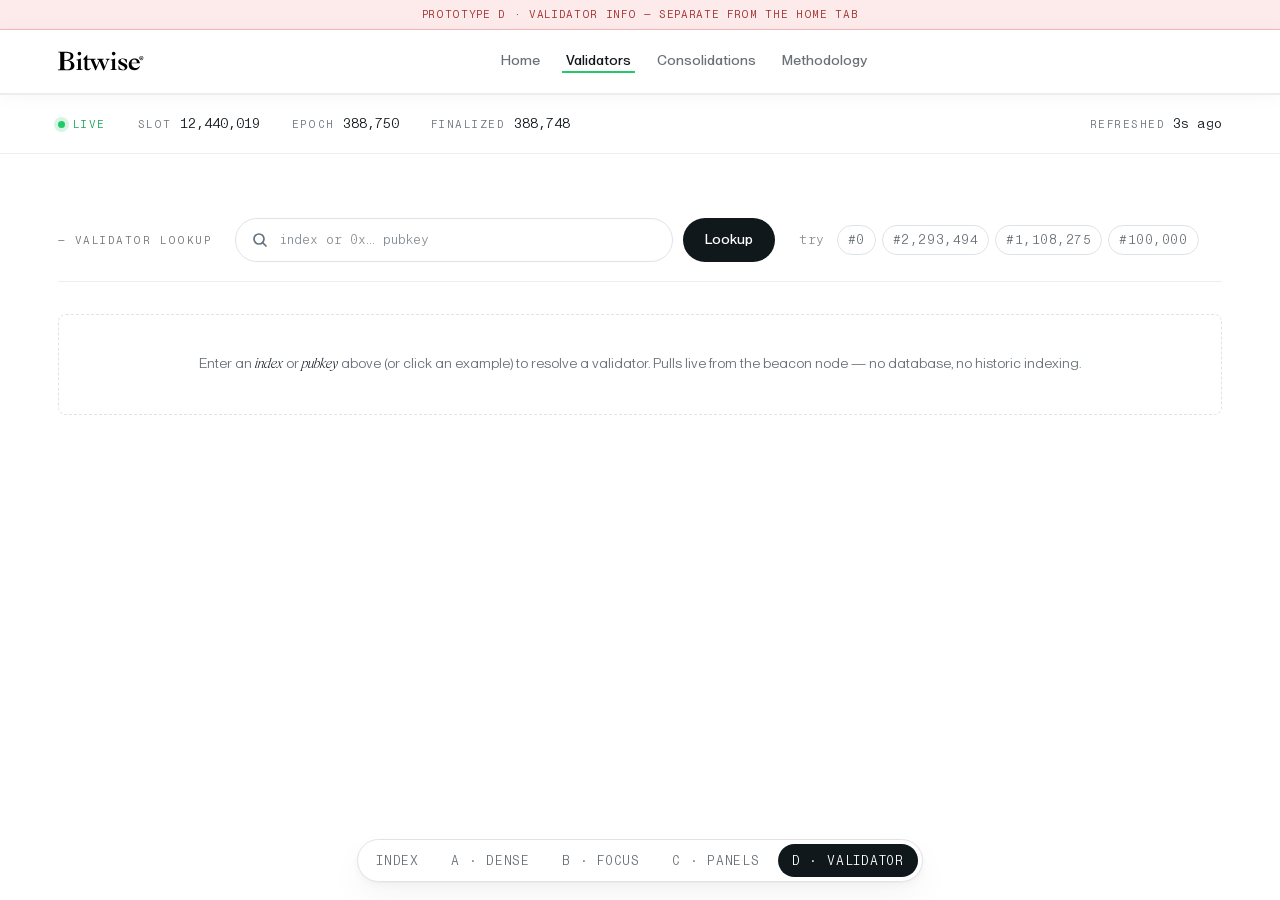
<file: frontend/prototypes/d-validator.html>
<!doctype html>
<html lang="en">
<head>
<meta charset="utf-8" />
<title>D · Validator info — eth-explorer prototype</title>
<meta name="viewport" content="width=device-width, initial-scale=1" />
<link rel="stylesheet" href="./bitwise.css" />
<style>
  /* ============ Search strip (no card chrome) ============ */
  .search-strip {
    display: flex;
    flex-wrap: wrap;
    align-items: center;
    gap: 18px 24px;
    padding-bottom: clamp(1rem, 1.5vw, 1.25rem);
    border-bottom: 1px solid var(--border);
    margin-bottom: clamp(1.5rem, 2.5vw, 2.5rem);
  }
  .search-strip .lookup-form { flex: 1; min-width: 320px; max-width: 540px; }

  .lookup-form { display: flex; gap: 10px; flex-wrap: wrap; align-items: stretch; }
  .lookup-form .field {
    position: relative;
    flex: 1;
    min-width: 240px;
    display: flex;
    align-items: center;
    gap: 10px;
    height: 44px;
    padding: 0 16px;
    background: var(--bg);
    border: 1px solid var(--border-strong);
    border-radius: var(--r-pill);
    transition: border-color var(--t-short);
  }
  .lookup-form .field:focus-within { border-color: var(--text-strong); }
  .lookup-form .field::before {
    content: "";
    width: 16px; height: 16px;
    background: url("data:image/svg+xml;utf8,<svg xmlns='http://www.w3.org/2000/svg' viewBox='0 0 16 16' fill='none' stroke='%2362717f' stroke-width='1.7' stroke-linecap='round' stroke-linejoin='round'><circle cx='7' cy='7' r='5'/><path d='M14 14l-3.5-3.5'/></svg>") no-repeat center / contain;
    flex: 0 0 16px;
  }
  .lookup-form input {
    flex: 1;
    border: 0;
    background: transparent;
    color: var(--text-strong);
    font-family: var(--mono);
    font-size: 13px;
    outline: none;
    font-feature-settings: "tnum";
  }
  .lookup-form input::placeholder { color: var(--text-faint); font-family: var(--mono); }
  .lookup-form button.go {
    height: 44px;
    padding: 0 22px;
    border-radius: var(--r-pill);
    background: var(--text-strong);
    color: var(--bg);
    font-family: var(--sans);
    font-weight: 540;
    font-size: var(--t-small);
    letter-spacing: 0.005em;
    transition: background var(--t-short);
  }
  .lookup-form button.go:hover { background: var(--primary); }

  .examples {
    display: inline-flex;
    flex-wrap: wrap;
    gap: 6px;
    font-family: var(--mono);
    font-size: var(--t-xs);
    color: var(--text-muted);
    letter-spacing: 0.04em;
    align-items: center;
  }
  .examples .lbl { color: var(--text-faint); margin-right: 6px; }
  .examples a {
    padding: 4px 10px;
    border: 1px solid var(--border-strong);
    border-radius: var(--r-pill);
    color: var(--text-muted);
    transition: border-color var(--t-short), color var(--t-short);
  }
  .examples a:hover { color: var(--text-strong); border-color: var(--text-strong); }
  .examples a.active { background: var(--text-strong); color: var(--bg); border-color: var(--text-strong); }

  /* ============ Result · inline header (no card chrome) ============ */
  .v-header {
    padding-bottom: clamp(1rem, 1.5vw, 1.25rem);
    border-bottom: 1px solid var(--border);
    margin-bottom: clamp(1.25rem, 2vw, 1.75rem);
  }
  .v-header-top {
    display: flex;
    align-items: baseline;
    flex-wrap: wrap;
    gap: 12px 18px;
  }
  .v-header .vid {
    font-family: var(--serif);
    font-style: italic;
    font-weight: 300;
    font-stretch: 550%;
    font-size: clamp(2rem, 3.4vw, 3.25rem);
    line-height: 0.95;
    color: var(--text-strong);
    letter-spacing: -0.02em;
    font-feature-settings: "tnum";
  }
  .v-pubkey-row {
    display: flex;
    align-items: baseline;
    gap: 12px;
    margin-top: clamp(0.5rem, 1vw, 0.75rem);
    flex-wrap: wrap;
  }
  .v-pubkey-row .k {
    font-family: var(--mono);
    font-size: 9.5px;
    letter-spacing: 0.14em;
    text-transform: uppercase;
    color: var(--text-faint);
    flex: 0 0 auto;
  }
  .v-pubkey-row .v {
    font-family: var(--mono);
    font-size: 13px;
    color: var(--text-strong);
    letter-spacing: 0;
    word-break: break-all;
    font-feature-settings: "tnum";
  }

  /* ============ Withdrawal-creds hero block (own section) ============ */
  .v-creds-hero {
    display: flex;
    align-items: center;
    gap: 14px;
    flex-wrap: wrap;
    margin-top: 4px;
  }
  .v-creds-hero .addr {
    font-family: var(--mono);
    font-size: 15px;
    color: var(--text-strong);
    letter-spacing: 0;
    word-break: break-all;
    font-feature-settings: "tnum";
  }
  .v-creds-foot {
    font-family: var(--mono);
    font-size: 11px;
    color: var(--text-muted);
    margin-top: 8px;
    letter-spacing: 0.04em;
    display: flex;
    flex-wrap: wrap;
    gap: 6px 18px;
  }
  .v-creds-foot .pair { display: inline-flex; gap: 6px; align-items: baseline; }
  .v-creds-foot .pair .k { font-size: 9.5px; letter-spacing: 0.14em; text-transform: uppercase; color: var(--text-faint); }
  .v-creds-foot .pair .v { color: var(--text-strong); font-feature-settings: "tnum"; }
  .chip {
    display: inline-flex;
    align-items: center;
    gap: 6px;
    padding: 3px 10px;
    border-radius: var(--r-pill);
    font-family: var(--mono);
    font-size: 10.5px;
    letter-spacing: 0.08em;
    text-transform: uppercase;
    border: 1px solid;
    line-height: 1.4;
  }
  .chip.status-active   { background: color-mix(in srgb, var(--brand-1) 70%, var(--bg)); color: var(--brand-8); border-color: var(--brand-3); }
  .chip.status-exiting  { background: color-mix(in srgb, var(--peer-tint) 80%, var(--bg)); color: var(--peer-deep); border-color: var(--peer-soft); }
  .chip.status-exited   { background: var(--bg-alt); color: var(--text-strong); border-color: var(--border-strong); }
  .chip.compounding     { color: var(--peer-deep); border-color: var(--peer-soft); background: color-mix(in srgb, var(--peer-tint) 70%, var(--bg)); }
  .chip.bls             { color: var(--text-strong); border-color: var(--border-strong); }
  .chip.warn            { background: hsla(0, 78%, 56%, 0.10); color: hsla(0, 60%, 38%, 1); border-color: hsla(0, 78%, 56%, 0.28); }

  /* ============ Big-number strip (4 KPIs across the top of main) ============ */
  .v-kpis {
    display: grid;
    grid-template-columns: repeat(2, 1fr);
    gap: 1px;
    background: var(--border);
    border: 1px solid var(--border);
    border-radius: var(--r-md);
    overflow: hidden;
  }
  @media (min-width: 720px)  { .v-kpis { grid-template-columns: repeat(4, 1fr); } }
  .v-kpis .cell {
    background: var(--bg-elev);
    padding: clamp(1rem, 1.5vw, 1.25rem) clamp(1.25rem, 1.8vw, 1.5rem);
    display: flex;
    flex-direction: column;
    gap: 4px;
  }
  .v-kpis .cell .k {
    font-family: var(--mono);
    font-size: 9.5px;
    letter-spacing: 0.14em;
    text-transform: uppercase;
    color: var(--text-muted);
  }
  .v-kpis .cell .v {
    font-family: var(--serif);
    font-style: italic;
    font-weight: 300;
    font-stretch: 550%;
    font-size: clamp(1.5rem, 2.2vw, 2.1rem);
    line-height: 0.95;
    color: var(--text-strong);
    letter-spacing: -0.02em;
    font-feature-settings: "tnum";
  }
  .v-kpis .cell .sub {
    font-family: var(--mono);
    font-size: 10.5px;
    color: var(--text-faint);
    letter-spacing: 0.04em;
  }

  /* ============ Body grid — main data column + lifecycle sidebar ============ */
  .v-body {
    display: grid;
    gap: clamp(1.5rem, 2.5vw, 2.5rem);
    margin-top: clamp(1.25rem, 2vw, 1.75rem);
    grid-template-columns: 1fr;
    align-items: start;
  }
  @media (min-width: 1024px) {
    .v-body { grid-template-columns: minmax(0, 1fr) 280px; }
  }

  /* ============ Section dividers (no card chrome) ============ */
  .v-section { padding-block: clamp(1.25rem, 2vw, 1.75rem); border-top: 1px solid var(--border); }
  .v-section:first-of-type { border-top: 0; padding-top: clamp(1.5rem, 2.5vw, 2rem); }
  .v-section .kicker {
    display: inline-block;
    margin-bottom: clamp(0.75rem, 1.2vw, 1rem);
  }

  /* Hero row inside a section (one big number + supporting deck) */
  .v-hero-row { display: grid; gap: 6px 24px; grid-template-columns: 1fr; }
  @media (min-width: 720px) { .v-hero-row { grid-template-columns: auto 1fr; align-items: baseline; } }
  .v-hero-row .big {
    font-family: var(--serif);
    font-style: italic;
    font-weight: 300;
    font-stretch: 550%;
    font-size: clamp(2rem, 3vw, 2.75rem);
    line-height: 0.95;
    color: var(--text-strong);
    letter-spacing: -0.02em;
    font-feature-settings: "tnum";
  }
  .v-hero-row .deck {
    font-family: var(--mono);
    font-size: 12px;
    color: var(--text-muted);
    letter-spacing: 0.02em;
    line-height: 1.45;
  }
  .v-hero-row .deck .v { color: var(--text-strong); font-weight: 540; font-feature-settings: "tnum"; }

  /* Inline data table — no card host, no borders, just rows */
  .v-table { width: 100%; font-family: var(--sans); font-size: var(--t-small); border-collapse: collapse; }
  .v-table thead th {
    font-family: var(--mono);
    font-size: 9.5px;
    font-weight: 530;
    letter-spacing: 0.14em;
    text-transform: uppercase;
    text-align: right;
    padding: 8px 12px 8px 0;
    color: var(--text-muted);
    border-bottom: 1px solid var(--border-strong);
    white-space: nowrap;
  }
  .v-table thead th:first-child { padding-left: 0; text-align: left; }
  .v-table tbody td {
    padding: 9px 12px 9px 0;
    border-bottom: 1px dashed var(--border);
    text-align: right;
    font-feature-settings: "tnum";
    font-family: var(--mono);
    color: var(--text);
    font-size: 12.5px;
  }
  .v-table tbody td:first-child {
    padding-left: 0;
    text-align: left;
    font-family: var(--sans);
    font-weight: 540;
    color: var(--text-strong);
  }
  .v-table tbody tr:last-child td { border-bottom: 0; }

  /* Inline key/value list (used for credentials section) */
  .v-inline {
    display: flex;
    flex-wrap: wrap;
    gap: 8px 28px;
    font-family: var(--mono);
    font-size: 12.5px;
    color: var(--text-strong);
    font-feature-settings: "tnum";
  }
  .v-inline .pair { display: inline-flex; gap: 8px; align-items: baseline; }
  .v-inline .pair .k {
    font-size: 9.5px;
    letter-spacing: 0.14em;
    text-transform: uppercase;
    color: var(--text-muted);
  }

  /* Lifecycle sidebar — narrower, compacter than the methodology rail */
  .v-sidebar {
    border-left: 1px solid var(--border);
    padding-left: clamp(1.25rem, 2vw, 1.75rem);
    position: sticky;
    top: calc(var(--nav-h) + 18px);
    align-self: start;
  }
  @media (max-width: 1023px) {
    .v-sidebar { position: static; border-left: 0; border-top: 1px solid var(--border); padding: clamp(1.25rem, 2vw, 1.75rem) 0 0; }
  }
  .v-sidebar > .kicker { display: block; margin-bottom: clamp(0.75rem, 1.2vw, 1rem); }

  /* ============ Lifecycle rail (this validator's journey) ============ */
  .rail-card { padding: clamp(1.5rem, 2.2vw, 2.25rem) clamp(1.25rem, 2vw, 2.25rem); }
  .rail-card .head .kicker { color: var(--text-muted); }
  .rail-list {
    display: flex;
    flex-direction: column;
    list-style: none;
    margin: 0; padding: 0;
  }
  .rl-node, .rl-throttle { display: flex; gap: 14px; align-items: flex-start; position: relative; }
  .rl-node { padding: 3px 0; gap: 10px; }
  .rl-dot {
    flex: 0 0 11px;
    width: 11px;
    height: 11px;
    border-radius: 50%;
    margin-top: 4px;
    background: var(--bg);
    border: 2px solid var(--slate-7);
  }
  .rl-node[data-when="past"] .rl-dot {
    background: var(--brand-6);
    border-color: var(--brand-6);
  }
  .rl-node[data-when="now"] .rl-dot {
    background: var(--peer);
    border-color: var(--peer);
    box-shadow: 0 0 0 4px hsla(262, 50%, 50%, 0.18);
    animation: rl-now-pulse 1.8s infinite;
  }
  @keyframes rl-now-pulse {
    0%, 100% { box-shadow: 0 0 0 4px hsla(262, 50%, 50%, 0.18); }
    50%      { box-shadow: 0 0 0 6px hsla(262, 50%, 50%, 0.10); }
  }
  .rl-node[data-when="future"] .rl-dot { background: var(--bg); border-color: var(--slate-7); }
  .rl-node .lab {
    display: flex;
    flex-direction: column;
    gap: 1px;
    flex: 1;
  }
  .rl-node .lab .name {
    font-family: var(--sans);
    font-size: 12.5px;
    font-weight: 540;
    color: var(--text);
    line-height: 1.3;
  }
  .rl-node[data-when="now"] .lab .name { color: var(--peer-deep); font-weight: 600; }
  .rl-node[data-when="past"] .lab .name { color: var(--text-strong); }
  .rl-node .lab .sub {
    font-family: var(--mono);
    font-size: 9.5px;
    color: var(--text-faint);
    letter-spacing: 0.04em;
    line-height: 1.3;
  }
  .rl-node .ts {
    font-family: var(--mono);
    font-size: 9.5px;
    color: var(--text-faint);
    font-feature-settings: "tnum";
    letter-spacing: 0.04em;
    text-align: right;
    margin-left: auto;
    flex-shrink: 0;
    line-height: 1.3;
  }
  .rl-node[data-when="past"] .ts { color: var(--text); }
  .rl-node[data-when="now"]  .ts { color: var(--peer-deep); font-weight: 540; }
  .rl-node[data-when="future"] .ts { color: var(--text-faint); }

  .rl-throttle { padding: 0; min-height: 22px; gap: 10px; }
  .rl-throttle .spine { flex: 0 0 11px; width: 11px; display: flex; justify-content: center; }
  .rl-throttle .spine::before {
    content: "";
    width: 2px;
    align-self: stretch;
    background: var(--slate-7);
    background-image: linear-gradient(to bottom, var(--slate-7) 50%, transparent 0);
    background-size: 2px 5px;
    background-repeat: repeat-y;
  }
  .rl-throttle[data-on="true"] .spine::before {
    background: var(--brand-6);
    background-image: none;
  }
  .rl-throttle[data-on="next"] .spine::before {
    background: var(--peer);
    background-image: none;
  }
  /* Throttle slot stays minimal in sidebar — just the spine, optionally a tiny wait pill on the right */
  .rl-throttle .chip-cell {
    flex: 1;
    padding: 2px 0;
    background: transparent;
    border: 0;
    align-self: center;
    font-family: var(--mono);
    font-size: 10px;
    color: var(--text-faint);
    letter-spacing: 0.04em;
  }
  .rl-throttle[data-on="true"] .spine::before {
    background: var(--brand-6);
    background-image: none;
  }
  .rl-throttle[data-on="next"] .spine::before {
    background: var(--peer);
    background-image: none;
  }
  .rl-throttle .chip-cell .name { display: none; }
  .rl-throttle .chip-cell .spec { display: none; }
  .rl-throttle .chip-cell .wait {
    font-family: var(--mono);
    font-size: 10px;
    font-weight: 540;
    color: var(--text-faint);
    font-feature-settings: "tnum";
  }
  .rl-throttle[data-on="next"] .chip-cell .wait { color: var(--peer-deep); font-weight: 600; }

  /* For empty sections (no pending consolidations, no exit queued, etc) */
  .empty {
    font-family: var(--sans);
    font-size: var(--t-small);
    color: var(--text-muted);
    margin-top: 0.5rem;
    line-height: 1.5;
  }
  .empty em { font-style: italic; color: var(--text); }

  /* Empty / loading / error states */
  #lookup-region { margin-top: clamp(1.5rem, 2.5vw, 2.5rem); }
  .empty-state, .loading-state, .error-state {
    padding: clamp(2rem, 3vw, 3rem);
    border: 1px dashed var(--border-strong);
    border-radius: var(--r-md);
    text-align: center;
    color: var(--text-muted);
    font-family: var(--sans);
    font-size: var(--t-small);
  }
  .empty-state em, .loading-state em, .error-state em {
    font-style: italic;
    color: var(--text-strong);
    font-family: var(--serif);
    font-weight: 300;
    font-stretch: 550%;
  }
  .error-state {
    border-color: hsla(0, 78%, 56%, 0.4);
    background: hsla(0, 78%, 56%, 0.04);
    color: hsla(0, 60%, 38%, 1);
  }
  .loading-state {
    border-style: solid;
    border-color: var(--border);
    background: var(--bg-elev);
  }
</style>
</head>
<body>

<div class="experimental-banner">Prototype D · Validator info — separate from the home tab</div>

<nav class="site-nav">
  <div class="container row">
    <a class="brand" href="../" aria-label="Bitwise"><img src="./assets/logos/bitwise-wordmark.svg" alt="Bitwise" /></a>
    <ul class="primary-tabs" role="tablist">
      <li><a data-tab-link="home" href="../#home" role="tab">Home</a></li>
      <li><a class="active" data-tab-link="validators" href="#validators" role="tab">Validators</a></li>
      <li><a data-tab-link="consolidations" href="../#consolidations" role="tab">Consolidations</a></li>
      <li><a data-tab-link="methodology" href="../#methodology" role="tab">Methodology</a></li>
    </ul>
    <div class="utilities"></div>
  </div>
</nav>

<header class="context-bar">
  <div class="container row">
    <span class="live">Live</span>
    <span class="pair"><span class="k">Slot</span> <span class="v">12,440,019</span></span>
    <span class="pair"><span class="k">Epoch</span> <span class="v">388,750</span></span>
    <span class="pair"><span class="k">Finalized</span> <span class="v">388,748</span></span>
    <span class="pair" style="margin-left:auto;"><span class="k">Refreshed</span> <span class="v">3s ago</span></span>
  </div>
</header>

<main>
  <div class="tab-pane" data-tab-content="validators" role="tabpanel">

    <section class="dashboard">
      <div class="container">

        <div class="search-strip">
          <span class="kicker">— Validator lookup</span>
          <form class="lookup-form" id="lookup-form">
            <label class="field" for="lookup-input">
              <input id="lookup-input" type="text" placeholder="index or 0x… pubkey" autocomplete="off" />
            </label>
            <button type="submit" class="go">Lookup</button>
          </form>
          <div class="examples" id="lookup-examples">
            <span class="lbl">try</span>
            <a href="#" data-q="0">#0</a>
            <a href="#" data-q="2293494">#2,293,494</a>
            <a href="#" data-q="1108275">#1,108,275</a>
            <a href="#" data-q="100000">#100,000</a>
          </div>
        </div>

        <!-- Empty / loading / error / result swap region -->
        <div id="lookup-region" data-state="empty">
          <div class="empty-state" id="empty-state">
            <p>Enter an <em>index</em> or <em>pubkey</em> above (or click an example) to resolve a validator. Pulls live from the beacon node — no database, no historic indexing.</p>
          </div>
          <div class="loading-state" id="loading-state" hidden>
            <p>Resolving validator…</p>
          </div>
          <div class="error-state" id="error-state" hidden>
            <p id="error-msg"></p>
          </div>
          <div id="result" hidden></div>
        </div>

        <!-- ============ HARDCODED PREVIEW (offline reference; hidden) ============ -->
        <div hidden>
        <!-- ============ RESULT HEADER ============ -->
        <div class="result-header">
          <div class="row1">
            <span class="vid">#487,219</span>
            <span class="chip status-exiting">active_exiting</span>
            <span class="chip compounding">Compounding · 0x02</span>
            <span class="pubkey"><span class="k">Pubkey</span> 0xa3f2b9c4e8…12d4f6b7a9c1</span>
          </div>
          <div class="row2">
            <div class="cell">
              <span class="k">Effective balance</span>
              <span class="v"><em>32.0231</em>ETH</span>
              <span class="sub">balance · 32.0231 · effective · 32.0000</span>
            </div>
            <div class="cell">
              <span class="k">Activation</span>
              <span class="v"><em>285,442</em></span>
              <span class="sub">14 months ago · 2025-03-24</span>
            </div>
            <div class="cell">
              <span class="k">Exit epoch · requested</span>
              <span class="v"><em>392,115</em></span>
              <span class="sub">~23 d 4 h 12 m from now</span>
            </div>
            <div class="cell">
              <span class="k">Withdrawable</span>
              <span class="v"><em>392,371</em></span>
              <span class="sub">+256 epochs · ~24 d 12 h 24 m</span>
            </div>
          </div>
        </div>

        <!-- ============ BODY · rail + sidebar ============ -->
        <div class="result-body">

          <article class="dash-card rail-card">
            <header class="head">
              <span class="kicker">Component · Lifecycle timeline</span>
              <h2 class="dash-card-title">Where this validator <em>is</em>.</h2>
              <p class="dash-card-deck">Past states show the epoch they happened. Future states show the ETA based on current queue and churn. Spec-aligned · 9 states, 8 throttles.</p>
            </header>

            <ol class="rail-list">
              <li class="rl-node" data-when="past">
                <span class="rl-dot"></span>
                <span class="lab"><span class="name">Deposited</span><span class="sub">EL deposit included</span></span>
                <span class="ts">epoch 280,490<br/>15 mo ago</span>
              </li>
              <li class="rl-throttle" data-on="true">
                <span class="spine"></span>
                <span class="chip-cell">
                  <span class="name">Block inclusion <span class="wait">~12 s</span></span>
                  <span class="spec">process_deposit_request</span>
                </span>
              </li>
              <li class="rl-node" data-when="past">
                <span class="rl-dot"></span>
                <span class="lab"><span class="name">Queued deposits</span><span class="sub">state.pending_deposits</span></span>
                <span class="ts">epoch 280,491</span>
              </li>
              <li class="rl-throttle" data-on="true">
                <span class="spine"></span>
                <span class="chip-cell">
                  <span class="name">Deposit-queue drain <span class="wait">~1 d 14 h</span></span>
                  <span class="spec">process_pending_deposits · MAX_PENDING_DEPOSITS_PER_EPOCH</span>
                </span>
              </li>
              <li class="rl-node" data-when="past">
                <span class="rl-dot"></span>
                <span class="lab"><span class="name">Initialised</span><span class="sub">pending_initialized</span></span>
                <span class="ts">epoch 285,439</span>
              </li>
              <li class="rl-throttle" data-on="true">
                <span class="spine"></span>
                <span class="chip-cell">
                  <span class="name">Eligibility set <span class="wait">~6 m</span></span>
                  <span class="spec">is_eligible_for_activation_queue · MIN_ACTIVATION_BALANCE</span>
                </span>
              </li>
              <li class="rl-node" data-when="past">
                <span class="rl-dot"></span>
                <span class="lab"><span class="name">Queued for activation</span><span class="sub">pending_queued</span></span>
                <span class="ts">epoch 285,440</span>
              </li>
              <li class="rl-throttle" data-on="true">
                <span class="spine"></span>
                <span class="chip-cell">
                  <span class="name">Activation queue <span class="wait">~25 m</span></span>
                  <span class="spec">compute_activation_exit_epoch · MAX_SEED_LOOKAHEAD</span>
                </span>
              </li>
              <li class="rl-node" data-when="past">
                <span class="rl-dot"></span>
                <span class="lab"><span class="name">Active</span><span class="sub">active_ongoing · 103,308 epochs</span></span>
                <span class="ts">epoch 285,442<br/>14 mo ago</span>
              </li>
              <li class="rl-throttle" data-on="true">
                <span class="spine"></span>
                <span class="chip-cell">
                  <span class="name">Exit churn <span class="wait">≤ 1 slot</span></span>
                  <span class="spec">compute_exit_epoch_and_update_churn · ae_churn</span>
                </span>
              </li>
              <li class="rl-node" data-when="now">
                <span class="rl-dot"></span>
                <span class="lab"><span class="name">Exiting</span><span class="sub">active_exiting — current state</span></span>
                <span class="ts">since slot 12,439,873<br/>~12 min ago</span>
              </li>
              <li class="rl-throttle" data-on="next">
                <span class="spine"></span>
                <span class="chip-cell">
                  <span class="name">Wait to exit epoch <span class="wait">~23 d 4 h 12 m</span></span>
                  <span class="spec">current_epoch ≥ validator.exit_epoch · 392,115</span>
                </span>
              </li>
              <li class="rl-node" data-when="future">
                <span class="rl-dot"></span>
                <span class="lab"><span class="name">Exited</span><span class="sub">exited_unslashed</span></span>
                <span class="ts">epoch 392,115<br/>~23 d 4 h 12 m</span>
              </li>
              <li class="rl-throttle" data-on="next">
                <span class="spine"></span>
                <span class="chip-cell">
                  <span class="name">Withdrawability delay <span class="wait">~1 d 7 h</span></span>
                  <span class="spec">MIN_VALIDATOR_WITHDRAWABILITY_DELAY · 256 epochs</span>
                </span>
              </li>
              <li class="rl-node" data-when="future">
                <span class="rl-dot"></span>
                <span class="lab"><span class="name">Withdrawable</span><span class="sub">withdrawal_possible</span></span>
                <span class="ts">epoch 392,371<br/>~24 d 12 h</span>
              </li>
              <li class="rl-throttle" data-on="next">
                <span class="spine"></span>
                <span class="chip-cell">
                  <span class="name">Withdrawal sweep <span class="wait">~hours</span></span>
                  <span class="spec">process_withdrawals · MAX_WITHDRAWALS_PER_PAYLOAD = 16</span>
                </span>
              </li>
              <li class="rl-node" data-when="future">
                <span class="rl-dot"></span>
                <span class="lab"><span class="name">Swept</span><span class="sub">withdrawal_done</span></span>
                <span class="ts">~24 d 13 h</span>
              </li>
            </ol>
          </article>

          <!-- ============ SIDEBAR ============ -->
          <aside class="side">

            <article class="dash-card side-card">
              <header class="head">
                <span class="kicker">Component · Exit-queue position</span>
                <h3 class="ttl">Position in the <em>exit queue</em>.</h3>
              </header>
              <div class="side-stat">
                <span class="big">#3,412</span>
                <span class="u">of 124,567</span>
              </div>
              <div class="side-line"><span class="k">ETA · exit epoch</span><span class="v">23 d 4 h 12 m</span></div>
              <div class="side-line"><span class="k">Exit epoch</span><span class="v">392,115</span></div>
              <div class="side-line"><span class="k">Churn / epoch</span><span class="v">16 · saturated</span></div>
              <div class="side-line"><span class="k">Per spec</span><span class="v">ae_churn</span></div>
            </article>

            <article class="dash-card side-card">
              <header class="head">
                <span class="kicker">Component · Pending partial withdrawal</span>
                <h3 class="ttl">In the <em>sweep</em>.</h3>
              </header>
              <div class="side-stat">
                <span class="big">1.0231</span>
                <span class="u">ETH</span>
              </div>
              <div class="side-line"><span class="k">Position</span><span class="v">#47 of 3,412</span></div>
              <div class="side-line"><span class="k">ETA</span><span class="v">~2 h 14 m</span></div>
              <div class="side-line"><span class="k">Requested</span><span class="v">epoch 388,612 · 1 h ago</span></div>
              <div class="side-line"><span class="k">Sweep cap</span><span class="v">8 / slot · 16 / payload</span></div>
            </article>

            <article class="dash-card side-card">
              <header class="head">
                <span class="kicker">Component · Pending consolidations</span>
                <h3 class="ttl">As source or target.</h3>
              </header>
              <p class="empty">No pending consolidations involve this validator. <em>If a consolidation request lands</em> while this validator is the source, the exit_epoch would shift to the consolidation_epoch and the wait would re-anchor.</p>
            </article>

            <article class="dash-card side-card">
              <header class="head">
                <span class="kicker">Component · Withdrawal address</span>
                <h3 class="ttl">Where funds <em>land</em>.</h3>
              </header>
              <div class="side-line" style="border: 0; padding-top: 0.5rem;">
                <span class="k">Address</span>
                <span class="v" style="font-size: 11px;">0xb1f2…9d44</span>
              </div>
              <div class="side-line"><span class="k">Creds type</span><span class="v">0x02 · compounding</span></div>
              <div class="side-line"><span class="k">Max balance</span><span class="v">2,048 ETH</span></div>
              <p class="dash-card-foot" style="margin-top: 0.5rem;">Historic withdrawal totals require an indexed DB — not surfaced here.</p>
            </article>

          </aside>

        </div>
        </div>
        <!-- ============ END HARDCODED PREVIEW ============ -->

      </div>
    </section>

  </div>
</main>

<script>
/* ============================================================
   Validator-lookup wiring.
   Calls /validator/{id}/lookup and renders header + lifecycle
   rail + side panels from the live beacon-state response.
   ============================================================ */
(function () {
  const FAR_FUTURE_ALIASES = ["18446744073709551615"];
  const SECS_PER_EPOCH = 384;

  // Spec-aligned lifecycle — must match the methodology rail.
  const STATES = [
    { id: "deposited",           label: "Deposited",            sub: "EL deposit included" },
    { id: "pending_deposit",     label: "Queued deposits",      sub: "state.pending_deposits" },
    { id: "pending_initialized", label: "Initialised",          sub: "pending_initialized" },
    { id: "pending_queued",      label: "Queued for activation",sub: "pending_queued" },
    { id: "active_ongoing",      label: "Active",               sub: "active_ongoing" },
    { id: "active_exiting",      label: "Exiting",              sub: "active_exiting" },
    { id: "exited_unslashed",    label: "Exited",               sub: "exited_unslashed" },
    { id: "withdrawal_possible", label: "Withdrawable",         sub: "withdrawal_possible" },
    { id: "withdrawal_done",     label: "Swept",                sub: "withdrawal_done" },
  ];
  const THROTTLES = [
    { from: "deposited",           to: "pending_deposit",     name: "Block inclusion",       spec: "process_deposit_request" },
    { from: "pending_deposit",     to: "pending_initialized", name: "Deposit-queue drain",   spec: "process_pending_deposits · MAX_PENDING_DEPOSITS_PER_EPOCH" },
    { from: "pending_initialized", to: "pending_queued",      name: "Eligibility set",       spec: "is_eligible_for_activation_queue · MIN_ACTIVATION_BALANCE" },
    { from: "pending_queued",      to: "active_ongoing",      name: "Activation queue",      spec: "compute_activation_exit_epoch · MAX_SEED_LOOKAHEAD" },
    { from: "active_ongoing",      to: "active_exiting",      name: "Exit churn",            spec: "compute_exit_epoch_and_update_churn · ae_churn" },
    { from: "active_exiting",      to: "exited_unslashed",    name: "Wait to exit epoch",    spec: "current_epoch ≥ validator.exit_epoch" },
    { from: "exited_unslashed",    to: "withdrawal_possible", name: "Withdrawability delay", spec: "MIN_VALIDATOR_WITHDRAWABILITY_DELAY · 256 epochs" },
    { from: "withdrawal_possible", to: "withdrawal_done",     name: "Withdrawal sweep",      spec: "process_withdrawals · MAX_WITHDRAWALS_PER_PAYLOAD = 16" },
  ];

  // status → STATES.id
  const STATUS_TO_STATE = {
    pending_initialized:    "pending_initialized",
    pending_queued:         "pending_queued",
    active_ongoing:         "active_ongoing",
    active_exiting:         "active_exiting",
    active_slashed:         "active_exiting",
    exited_unslashed:       "exited_unslashed",
    exited_slashed:         "exited_unslashed",
    withdrawal_possible:    "withdrawal_possible",
    withdrawal_done:        "withdrawal_done",
  };

  function esc(s) {
    if (s == null) return "";
    return String(s).replace(/[&<>"']/g, (c) => ({"&":"&amp;","<":"&lt;",">":"&gt;","\"":"&quot;","'":"&#39;"}[c]));
  }
  function fmtInt(n) { return n == null ? "—" : Number(n).toLocaleString("en-US"); }
  function fmtEth(n, dp=4) { return n == null ? "—" : Number(n).toLocaleString("en-US", { maximumFractionDigits: dp }); }
  function fmtPubkey(pk) {
    if (!pk) return "—";
    const s = String(pk);
    return s.length > 20 ? `${s.slice(0, 10)}…${s.slice(-8)}` : s;
  }
  function fmtAddr(a) {
    if (!a) return "—";
    const s = String(a);
    return s.length > 14 ? `${s.slice(0, 6)}…${s.slice(-4)}` : s;
  }
  function fmtDuration(seconds) {
    if (seconds == null) return "—";
    if (seconds < 60) return "< 1 m";
    const totalMin = Math.round(seconds / 60);
    const d = Math.floor(totalMin / 1440);
    const h = Math.floor((totalMin % 1440) / 60);
    const m = totalMin % 60;
    const parts = [];
    if (d) parts.push(`${d} d`);
    if (h || (d && m)) parts.push(`${h} h`);
    if (m) parts.push(`${m} m`);
    return parts.join(" ") || "0 m";
  }
  function fmtAge(seconds) {
    if (seconds == null || seconds < 0) return "—";
    if (seconds < 60) return `${seconds | 0} s ago`;
    if (seconds < 3600) return `${Math.round(seconds / 60)} min ago`;
    if (seconds < 86400) return `${Math.round(seconds / 3600)} h ago`;
    const days = seconds / 86400;
    if (days < 60) return `${Math.round(days)} d ago`;
    const months = days / 30.4;
    if (months < 24) return `${Math.round(months)} mo ago`;
    return `${(days / 365).toFixed(1)} y ago`;
  }
  function epochToSecondsAgo(epoch, currentEpoch) {
    if (epoch == null || currentEpoch == null) return null;
    return (currentEpoch - epoch) * SECS_PER_EPOCH;
  }
  // Single source of truth for "when does/did this happen" subtext.
  function fmtRelEpoch(epoch, currentEpoch, opts = {}) {
    if (epoch == null) return opts.nullText || "not scheduled";
    const secsAgo = (currentEpoch - epoch) * SECS_PER_EPOCH;
    if (secsAgo > 0) return fmtAge(secsAgo);
    if (secsAgo < 0) return `~${fmtDuration(-secsAgo)} from now`;
    return "this epoch";
  }

  function chipForStatus(status, slashed) {
    if (slashed) return `<span class="chip warn">Slashed</span>`;
    if (status === "active_ongoing")     return `<span class="chip status-active">active_ongoing</span>`;
    if (status === "active_exiting")     return `<span class="chip status-exiting">active_exiting</span>`;
    if (status === "active_slashed")     return `<span class="chip warn">active_slashed</span>`;
    if (status === "exited_unslashed")   return `<span class="chip status-exited">exited_unslashed</span>`;
    if (status === "exited_slashed")     return `<span class="chip warn">exited_slashed</span>`;
    if (status === "withdrawal_possible")return `<span class="chip status-exited">withdrawal_possible</span>`;
    if (status === "withdrawal_done")    return `<span class="chip status-exited">withdrawal_done</span>`;
    if (status === "pending_initialized")return `<span class="chip status-exited">pending_initialized</span>`;
    if (status === "pending_queued")     return `<span class="chip status-exited">pending_queued</span>`;
    return `<span class="chip bls">${esc(status)}</span>`;
  }
  function chipForCreds(t) {
    if (t === "compounding") return `<span class="chip compounding">Compounding · 0x02</span>`;
    if (t === "execution")   return `<span class="chip bls">Execution · 0x01</span>`;
    return `<span class="chip bls">BLS · 0x00</span>`;
  }

  function renderHeader(d) {
    return `
      <div class="v-header">
        <div class="v-header-top">
          <span class="vid">#${fmtInt(d.index)}</span>
          ${chipForStatus(d.status, d.slashed)}
          ${chipForCreds(d.credential_type)}
        </div>
        <div class="v-pubkey-row">
          <span class="k">Pubkey</span>
          <span class="v">${esc(d.pubkey || "—")}</span>
        </div>
      </div>
    `;
  }

  function renderKpis(d) {
    return `
      <div class="v-kpis">
        <div class="cell">
          <span class="k">Balance</span>
          <span class="v">${fmtEth(d.balance_eth, 4)}</span>
          <span class="sub">effective ${fmtEth(d.effective_balance_eth, 4)} ETH</span>
        </div>
        <div class="cell">
          <span class="k">Activation</span>
          <span class="v">${d.activation_epoch != null ? fmtInt(d.activation_epoch) : "—"}</span>
          <span class="sub">${esc(fmtRelEpoch(d.activation_epoch, d.current_epoch))}</span>
        </div>
        <div class="cell">
          <span class="k">Exit epoch</span>
          <span class="v">${d.exit_epoch != null ? fmtInt(d.exit_epoch) : "—"}</span>
          <span class="sub">${esc(fmtRelEpoch(d.exit_epoch, d.current_epoch))}</span>
        </div>
        <div class="cell">
          <span class="k">Withdrawable</span>
          <span class="v">${d.withdrawable_epoch != null ? fmtInt(d.withdrawable_epoch) : "—"}</span>
          <span class="sub">${esc(fmtRelEpoch(d.withdrawable_epoch, d.current_epoch))}</span>
        </div>
      </div>
    `;
  }

  function timestampForState(stateId, d) {
    // Return { text: "...", whenSeconds: number | null } for past states; null otherwise.
    if (stateId === "active_ongoing" && d.activation_epoch != null) {
      const secs = epochToSecondsAgo(d.activation_epoch, d.current_epoch);
      return `<span class="ts">epoch ${fmtInt(d.activation_epoch)}<br/>${esc(fmtAge(secs))}</span>`;
    }
    if (stateId === "exited_unslashed" && d.exit_epoch != null) {
      const secs = epochToSecondsAgo(d.exit_epoch, d.current_epoch);
      const future = secs < 0;
      return `<span class="ts">epoch ${fmtInt(d.exit_epoch)}<br/>${future ? "~" + fmtDuration(-secs) : esc(fmtAge(secs))}</span>`;
    }
    if (stateId === "withdrawal_possible" && d.withdrawable_epoch != null) {
      const secs = epochToSecondsAgo(d.withdrawable_epoch, d.current_epoch);
      const future = secs < 0;
      return `<span class="ts">epoch ${fmtInt(d.withdrawable_epoch)}<br/>${future ? "~" + fmtDuration(-secs) : esc(fmtAge(secs))}</span>`;
    }
    return `<span class="ts">—</span>`;
  }

  function throttleWait(from, to, d) {
    // Only the immediately-next throttle gets a live wait estimate.
    if (from === "active_exiting" && to === "exited_unslashed" && d.exit_epoch != null) {
      const secs = (d.exit_epoch - d.current_epoch) * SECS_PER_EPOCH;
      return secs > 0 ? `~${fmtDuration(secs)}` : "now";
    }
    if (from === "exited_unslashed" && to === "withdrawal_possible" && d.withdrawable_epoch != null) {
      const w_secs = (d.withdrawable_epoch - d.current_epoch) * SECS_PER_EPOCH;
      const e_secs = d.exit_epoch != null ? (d.exit_epoch - d.current_epoch) * SECS_PER_EPOCH : 0;
      const delta = Math.max(0, w_secs - e_secs);
      return `~${fmtDuration(delta)}`;
    }
    if (from === "withdrawal_possible" && to === "withdrawal_done") return "~hours";
    return null;
  }

  function renderRail(d) {
    const currentStateId = STATUS_TO_STATE[d.status] || "active_ongoing";
    const currentIdx = STATES.findIndex(s => s.id === currentStateId);
    let html = `
      <aside class="v-sidebar">
        <span class="kicker">— Lifecycle</span>
        <ol class="rail-list">
    `;
    for (let i = 0; i < STATES.length; i++) {
      const s = STATES[i];
      const when = i < currentIdx ? "past" : i === currentIdx ? "now" : "future";
      const ts = when === "now"
        ? `<span class="ts">now</span>`
        : timestampForState(s.id, d);
      html += `
        <li class="rl-node" data-when="${when}">
          <span class="rl-dot"></span>
          <span class="lab"><span class="name">${esc(s.label)}</span></span>
          ${ts}
        </li>
      `;
      // throttle following this state — minimal in sidebar (just colored spine + optional wait pill)
      if (i < STATES.length - 1) {
        const th = THROTTLES[i];
        const isPast = i < currentIdx;
        const isNext = i === currentIdx;
        const onFlag = isPast ? "true" : isNext ? "next" : "false";
        const wait = isNext ? throttleWait(th.from, th.to, d) : null;
        html += `
          <li class="rl-throttle" data-on="${onFlag}">
            <span class="spine"></span>
            <span class="chip-cell">${wait ? `<span class="wait">${esc(wait)}</span>` : ""}</span>
          </li>
        `;
      }
    }
    html += `</ol></aside>`;
    return html;
  }

  function renderMainSections(d) {
    const exit = d.exit_queue_position;
    const pp = d.pending_partial_withdrawals || [];
    const pc = d.pending_consolidations || [];

    // ---- Exit-queue position (only when relevant) ----
    let exitSection = "";
    if (exit) {
      exitSection = `
        <section class="v-section">
          <span class="kicker">— Exit queue position</span>
          <div class="v-hero-row">
            <span class="big">#${fmtInt(exit.position)} <span style="font-size: 0.55em; font-style: normal; font-weight: 540; font-family: var(--mono); font-stretch: normal; color: var(--text-muted); letter-spacing: 0.04em; margin-left: 6px;">of ${fmtInt(exit.total)}</span></span>
            <span class="deck">
              ETA <span class="v">~${esc(fmtDuration(exit.eta_seconds))}</span> to exit_epoch <span class="v">${fmtInt(exit.exit_epoch)}</span> · churn-gated by <span class="v">ae_churn</span>
            </span>
          </div>
        </section>
      `;
    }

    // ---- Pending partial withdrawals (only when relevant) ----
    let ppSection = "";
    if (pp.length > 0) {
      const rows = pp.map(p => `
        <tr>
          <td>${fmtEth(p.amount_eth, 4)} ETH</td>
          <td>${fmtInt(p.withdrawable_epoch)}</td>
          <td>#${fmtInt(p.position)} <span style="color: var(--text-faint);">of ${fmtInt(p.queue_total)}</span></td>
          <td>~${esc(fmtDuration(p.eta_seconds))}</td>
        </tr>
      `).join("");
      ppSection = `
        <section class="v-section">
          <span class="kicker">— Pending partial withdrawals · ${pp.length} ${pp.length === 1 ? "entry" : "entries"}</span>
          <table class="v-table">
            <thead>
              <tr>
                <th>Amount</th>
                <th>Withdrawable epoch</th>
                <th>Sweep position</th>
                <th>ETA</th>
              </tr>
            </thead>
            <tbody>${rows}</tbody>
          </table>
        </section>
      `;
    }

    // ---- Pending consolidations (only when relevant) ----
    let pcSection = "";
    if (pc.length > 0) {
      const rows = pc.map(c => `
        <tr>
          <td>${esc(c.role)}</td>
          <td>#${fmtInt(c.source_index)}</td>
          <td>#${fmtInt(c.target_index)}</td>
          <td>#${fmtInt(c.position)} <span style="color: var(--text-faint);">of ${fmtInt(c.queue_total)}</span></td>
        </tr>
      `).join("");
      pcSection = `
        <section class="v-section">
          <span class="kicker">— Pending consolidations · ${pc.length} ${pc.length === 1 ? "entry" : "entries"}</span>
          <table class="v-table">
            <thead><tr><th>Role</th><th>Source</th><th>Target</th><th>Queue position</th></tr></thead>
            <tbody>${rows}</tbody>
          </table>
        </section>
      `;
    }

    // ---- Withdrawal credentials (always shown; address is the hero) ----
    const hasAddress = !!d.credential_address;
    const credsLabel = d.credential_type === "compounding" ? "Compounding · 0x02"
                    : d.credential_type === "execution"   ? "Execution · 0x01"
                    : "BLS · 0x00";
    const credsChipClass = d.credential_type === "compounding" ? "compounding" : "bls";
    const credsSection = `
      <section class="v-section">
        <span class="kicker">— Withdrawal credentials</span>
        <div class="v-creds-hero">
          <span class="addr">${esc(hasAddress ? d.credential_address : "no execution address (BLS credentials)")}</span>
          <span class="chip ${credsChipClass}">${esc(credsLabel)}</span>
        </div>
        <div class="v-creds-foot">
          <span class="pair"><span class="k">Max effective</span><span class="v">${d.credential_type === "compounding" ? "2,048 ETH" : "32 ETH"}</span></span>
          <span class="pair"><span class="k">Current balance</span><span class="v">${fmtEth(d.balance_eth, 4)} ETH</span></span>
          <span class="pair"><span class="k">Effective balance</span><span class="v">${fmtEth(d.effective_balance_eth, 4)} ETH</span></span>
          <span class="pair"><span class="k">Slashed</span><span class="v">${d.slashed ? "yes" : "no"}</span></span>
        </div>
      </section>
    `;

    return exitSection + ppSection + pcSection + credsSection;
  }

  function setRegionState(name, msg) {
    const region = document.getElementById("lookup-region");
    region.dataset.state = name;
    document.getElementById("empty-state").hidden  = name !== "empty";
    document.getElementById("loading-state").hidden = name !== "loading";
    document.getElementById("error-state").hidden  = name !== "error";
    document.getElementById("result").hidden       = name !== "result";
    if (name === "error" && msg) document.getElementById("error-msg").innerHTML = msg;
  }

  async function lookup(query) {
    if (!query) { setRegionState("empty"); return; }
    setRegionState("loading");
    try {
      const r = await fetch(`/validator/${encodeURIComponent(query.trim())}/lookup`);
      if (!r.ok) {
        let detail = `${r.status}`;
        try { detail = (await r.json()).detail || detail; } catch (_) {}
        setRegionState("error", `Couldn’t resolve <em>${esc(query)}</em>. <span class="mono">(${esc(String(detail))})</span>`);
        return;
      }
      const d = await r.json();
      const result = document.getElementById("result");
      result.innerHTML = renderHeader(d) + `
        <div class="v-body">
          <div class="v-main">
            ${renderKpis(d)}
            ${renderMainSections(d)}
          </div>
          ${renderRail(d)}
        </div>
      `;
      setRegionState("result");
    } catch (err) {
      setRegionState("error", `Network error · <span class="mono">${esc(String(err))}</span>`);
    }
  }

  // Wire up
  document.getElementById("lookup-form").addEventListener("submit", (e) => {
    e.preventDefault();
    lookup(document.getElementById("lookup-input").value);
  });
  document.querySelectorAll("#lookup-examples a[data-q]").forEach(a => {
    a.addEventListener("click", (e) => {
      e.preventDefault();
      const q = a.dataset.q;
      document.getElementById("lookup-input").value = q;
      document.querySelectorAll("#lookup-examples a").forEach(x => x.classList.remove("active"));
      a.classList.add("active");
      lookup(q);
    });
  });
})();
</script>

<nav class="proto-bar" aria-label="Switch prototype">
  <a href="./">Index</a>
  <a href="./a-dense.html">A · Dense</a>
  <a href="./b-focus.html">B · Focus</a>
  <a href="./c-panels.html">C · Panels</a>
  <a class="active" href="./d-validator.html">D · Validator</a>
</nav>

</body>
</html>
</file>
<file: frontend/prototypes/bitwise.css>
/* ============================================================
   Bitwise tokens + minimal component set
   Lifted from ~/.claude/skills/bitwise-dashboard/ + the LIDO PERF
   reference. Shared by all three home-page prototypes.
   ============================================================ */

/* ---- Fonts ---- */
@font-face {
  font-family: "Items";
  src: url("./assets/fonts/ItemsRomanVF.woff2") format("woff2-variations");
  font-weight: 200 700;
  font-style: normal;
  font-display: block;
}
@font-face {
  font-family: "Items";
  src: url("./assets/fonts/ItemsItalicVF.woff2") format("woff2-variations");
  font-weight: 200 700;
  font-style: italic;
  font-display: block;
}
@font-face {
  font-family: "PP Neue Montreal";
  src: url("./assets/fonts/PPNeueMontreal-Variable.woff2") format("woff2-variations");
  font-weight: 100 900;
  font-style: normal;
  font-display: block;
}
@font-face {
  font-family: "PP Neue Montreal Mono";
  src: url("./assets/fonts/PPNeueMontrealMono-Variable.woff2") format("woff2-variations");
  font-weight: 100 900;
  font-style: normal;
  font-display: block;
}

/* ---- Reset ---- */
*, *::before, *::after { box-sizing: border-box; }
html, body, h1, h2, h3, h4, h5, h6, p, ul, ol, li, figure { margin: 0; padding: 0; }
ul, ol { list-style: none; }
a { color: inherit; text-decoration: none; }
button { font: inherit; color: inherit; background: none; border: 0; cursor: pointer; padding: 0; }
img, svg { display: block; max-width: 100%; }
input, select, textarea { font: inherit; }
table { border-collapse: collapse; }

/* ---- Tokens ---- */
:root {
  --slate-1:  hsla(210, 33%, 99%, 1);
  --slate-2:  hsla(210, 17%, 98%, 1);
  --slate-3:  hsla(210, 17%, 95%, 1);
  --slate-4:  hsla(210, 12%, 93%, 1);
  --slate-5:  hsla(216, 11%, 91%, 1);
  --slate-6:  hsla(206, 12%, 89%, 1);
  --slate-7:  hsla(210, 11%, 86%, 1);
  --slate-8:  hsla(205, 11%, 78%, 1);
  --slate-9:  hsla(206,  6%, 56%, 1);
  --slate-10: hsla(206,  6%, 52%, 1);
  --slate-11: hsla(206,  6%, 44%, 1);
  --slate-12: hsla(207,  9%, 33%, 1);
  --slate-14: hsla(202, 22%, 14%, 1);
  --slate-15: hsla(202, 24%,  9%, 1);
  --slate-16: hsla(202, 40%,  1%, 1);

  --brand-1: hsla(146, 100%, 95%, 1);
  --brand-2: hsla(146,  68%, 93%, 1);
  --brand-3: hsla(146,  68%, 71%, 1);
  --brand-4: hsla(146,  69%, 54%, 1);
  --brand-5: hsla(146,  71%, 46%, 1);
  --brand-6: hsla(146,  85%, 35%, 1);
  --brand-8: hsla(146,  88%, 22%, 1);

  --peer-tint: hsla(262, 50%, 96%, 1);
  --peer-soft: hsla(262, 38%, 82%, 1);
  --peer:      hsla(262, 50%, 50%, 1);
  --peer-deep: hsla(262, 60%, 35%, 1);

  --warn: hsl(358, 65%, 48%);

  --bg:            #ffffff;
  --bg-alt:        var(--slate-2);
  --bg-elev:       #ffffff;
  --bg-dark:       var(--slate-15);
  --bg-dark-alt:   var(--slate-14);
  --text:          var(--slate-12);
  --text-strong:   var(--slate-15);
  --text-muted:    var(--slate-11);
  --text-faint:    var(--slate-9);
  --border:        var(--slate-4);
  --border-strong: var(--slate-6);
  --on-dark:        #ffffff;
  --on-dark-muted:  hsla(0, 0%, 100%, 0.62);
  --on-dark-border: hsla(0, 0%, 100%, 0.12);
  --primary:       var(--brand-5);
  --primary-hover: var(--brand-8);

  --serif: "Items", "Times New Roman", Times, serif;
  --sans:  "PP Neue Montreal", system-ui, -apple-system, "Segoe UI", Roboto, sans-serif;
  --mono:  "PP Neue Montreal Mono", ui-monospace, "SF Mono", Menlo, monospace;

  --t-display: clamp(3.25rem, 8.5vw, 8rem);
  --t-h2:      clamp(2.25rem, 4.6vw, 4.25rem);
  --t-h3:      clamp(1.5rem,  2.4vw, 2.25rem);
  --t-h4:      clamp(1.25rem, 1.6vw, 1.5rem);
  --t-lede:    clamp(1.125rem, 1.5vw, 1.5rem);
  --t-body:    1rem;
  --t-small:   0.875rem;
  --t-xs:      0.8125rem;
  --t-cap:     0.6875rem;

  --container-max:   100rem;
  --container-pad-x: clamp(1.25rem, 4.5vw, 5rem);
  --nav-h:           64px;

  --r-sm:   0.25rem;
  --r-md:   0.5rem;
  --r-lg:   1rem;
  --r-pill: 999px;

  --shadow-card:
    0 1px  2px hsla(202, 40%, 1%, 0.04),
    0 4px 12px hsla(202, 40%, 1%, 0.04),
    0 16px 36px hsla(202, 40%, 1%, 0.04);
  --shadow-nav:
    0 1px 0 var(--border),
    0 2px 18px hsla(202, 40%, 1%, 0.04);

  --t-short: 300ms cubic-bezier(.2, .7, .2, 1);
  --t-base:  500ms cubic-bezier(.2, .7, .2, 1);

  --chart-bar:        var(--slate-8);
  --chart-bar-anchor: var(--slate-12);
  --chart-bar-light:  var(--slate-7);
  --chart-bar-accent: var(--brand-6);
  --chart-spotlight:  hsla(146, 88%, 22%, 0.07);
  --chart-grid:       var(--slate-4);
  --chart-axis:       var(--slate-9);
}

.theme-dark {
  --slate-1:  hsla(200, 7%,  9%, 1);
  --slate-2:  hsla(195, 7%, 11%, 1);
  --slate-3:  hsla(195, 7%, 14%, 1);
  --slate-4:  hsla(195, 7%, 18%, 1);
  --slate-5:  hsla(195, 6%, 22%, 1);
  --slate-6:  hsla(195, 6%, 28%, 1);
  --slate-7:  hsla(200, 6%, 36%, 1);
  --slate-8:  hsla(200, 6%, 46%, 1);
  --slate-12: hsla(206, 6%, 82%, 1);
  --slate-15: hsla(210, 6%, 93%, 1);
  --slate-16: hsla(210, 17%, 95%, 1);
  --bg: var(--slate-1);
  --bg-alt: var(--slate-2);
  --bg-elev: var(--slate-2);
  --text: var(--slate-12);
  --text-strong: var(--slate-15);
  --text-muted: var(--slate-11);
  --text-faint: var(--slate-9);
  --border: var(--slate-4);
  --border-strong: var(--slate-6);
  --primary: var(--brand-4);
  --primary-hover: var(--brand-3);
}

/* ---- Page defaults ---- */
html, body { background: var(--bg); color: var(--text); min-height: 100%; }
body {
  font-family: var(--sans);
  font-size: var(--t-body);
  line-height: 1.5;
  -webkit-font-smoothing: antialiased;
  -moz-osx-font-smoothing: grayscale;
  text-rendering: optimizeLegibility;
  font-feature-settings: "ss01", "ss02";
}
::selection { background: var(--brand-2); color: var(--slate-15); }
.mono { font-family: var(--mono); font-feature-settings: "tnum"; }

.container {
  max-width: var(--container-max);
  margin: 0 auto;
  padding-inline: var(--container-pad-x);
  width: 100%;
}

/* ---- Banner / nav ---- */
.experimental-banner {
  width: 100%;
  padding: 6px 14px;
  background: hsla(0, 78%, 56%, 0.10);
  border-bottom: 1px solid hsla(0, 78%, 56%, 0.28);
  color: hsla(0, 60%, 38%, 1);
  font-family: var(--mono);
  font-size: 11px;
  letter-spacing: 0.06em;
  text-align: center;
  text-transform: uppercase;
}
.site-nav {
  position: sticky;
  top: 0;
  z-index: 50;
  height: var(--nav-h);
  background: color-mix(in srgb, var(--bg) 80%, transparent);
  backdrop-filter: saturate(140%) blur(10px);
  -webkit-backdrop-filter: saturate(140%) blur(10px);
  border-bottom: 1px solid var(--border);
  box-shadow: var(--shadow-nav);
}
.site-nav .row {
  display: grid;
  grid-template-columns: auto 1fr auto;
  gap: clamp(1rem, 4vw, 3rem);
  align-items: center;
  height: 100%;
}
.brand img { height: 20px; }
.primary-tabs {
  display: flex;
  gap: clamp(0.5rem, 1.4vw, 1.25rem);
  justify-content: center;
  font-family: var(--sans);
  font-size: var(--t-small);
  font-weight: 540;
  color: var(--text-muted);
  align-items: center;
  height: 100%;
}
.primary-tabs a {
  display: inline-flex;
  align-items: center;
  height: 100%;
  padding: 0 4px;
  border-bottom: 2px solid transparent;
  transition: color var(--t-short), border-color var(--t-short);
}
.primary-tabs a:hover { color: var(--text-strong); }
.primary-tabs a.active { color: var(--text-strong); border-bottom-color: var(--primary); }
@media (max-width: 980px) { .primary-tabs { display: none; } }
.utilities { display: inline-flex; gap: 10px; align-items: center; }
.window-switch {
  display: inline-flex;
  border: 1px solid var(--border-strong);
  border-radius: var(--r-pill);
  padding: 3px;
  background: var(--bg);
}
.window-switch button {
  padding: 6px 12px;
  font-family: var(--mono);
  font-size: var(--t-xs);
  letter-spacing: 0.08em;
  text-transform: uppercase;
  color: var(--text-muted);
  border-radius: var(--r-pill);
  transition: background var(--t-short), color var(--t-short);
}
.window-switch button.active { background: var(--text-strong); color: var(--bg); }

.context-bar {
  border-bottom: 1px solid var(--border);
  background: color-mix(in srgb, var(--bg) 92%, transparent);
  padding-block: clamp(0.875rem, 1.5vw, 1.25rem);
}
.context-bar .row {
  display: flex;
  gap: clamp(1.25rem, 2.5vw, 2.5rem);
  align-items: baseline;
  flex-wrap: wrap;
}
.context-bar .pair { display: inline-flex; gap: 8px; align-items: baseline; }
.context-bar .pair .k {
  font-family: var(--mono);
  font-size: var(--t-cap);
  letter-spacing: 0.14em;
  text-transform: uppercase;
  color: var(--text-muted);
}
.context-bar .pair .v {
  font-family: var(--mono);
  font-size: var(--t-small);
  color: var(--text-strong);
  font-feature-settings: "tnum";
}
.context-bar .live {
  display: inline-flex;
  gap: 8px;
  align-items: center;
  color: var(--brand-6);
  font-family: var(--mono);
  font-size: var(--t-cap);
  letter-spacing: 0.14em;
  text-transform: uppercase;
}
.context-bar .live::before {
  content: "";
  width: 7px;
  height: 7px;
  border-radius: 50%;
  background: var(--brand-5);
  box-shadow: 0 0 0 4px hsla(146, 71%, 46%, 0.18);
  animation: bw-pulse 1.6s infinite;
}
@keyframes bw-pulse { 0%, 100% { opacity: 1; } 50% { opacity: 0.4; } }

/* ---- Kickers / titles ---- */
.kicker {
  font-family: var(--mono);
  font-size: var(--t-cap);
  letter-spacing: 0.14em;
  text-transform: uppercase;
  color: var(--text-muted);
}
.eyebrow {
  font-family: var(--mono);
  font-size: var(--t-cap);
  letter-spacing: 0.16em;
  text-transform: uppercase;
  color: var(--primary);
}
.dash-title {
  font-family: var(--serif);
  font-weight: 300;
  font-stretch: 550%;
  font-size: clamp(2.25rem, 4.4vw, 4rem);
  line-height: 1;
  letter-spacing: -0.02em;
  color: var(--text-strong);
  margin-top: 0.5rem;
}
.dash-title em { font-style: italic; }
.section-title {
  font-family: var(--serif);
  font-weight: 300;
  font-stretch: 550%;
  font-size: var(--t-h2);
  line-height: 1.0;
  letter-spacing: -0.02em;
  color: var(--text-strong);
}
.section-title em { font-style: italic; }
.section-lede {
  font-family: var(--sans);
  font-size: var(--t-h4);
  line-height: 1.5;
  color: var(--text);
  max-width: 64ch;
}

/* ---- Dashboard scaffolding ---- */
.dashboard { padding-block: clamp(2.5rem, 5vw, 5rem); }
.dash-head {
  display: grid;
  gap: clamp(1.25rem, 2vw, 2rem);
  align-items: end;
  grid-template-columns: 1fr;
  margin-bottom: clamp(2rem, 4vw, 3.5rem);
  padding-bottom: clamp(1.5rem, 2vw, 2rem);
  border-bottom: 1px solid var(--border);
}
@media (min-width: 980px) {
  .dash-head { grid-template-columns: minmax(0, 1fr) auto; }
}
.dash-title-block { display: flex; flex-direction: column; gap: 0; }
.dash-card {
  background: var(--bg-elev);
  border: 1px solid var(--border);
  border-radius: var(--r-md);
  box-shadow: var(--shadow-card);
  padding: clamp(1.5rem, 2.2vw, 2.25rem);
  display: flex;
  flex-direction: column;
  gap: clamp(1rem, 1.6vw, 1.5rem);
  min-width: 0;
}
.dash-card-head { display: flex; flex-direction: column; gap: 0; }
.dash-card-head .kicker { color: var(--primary); }
.dash-card-title {
  font-family: var(--serif);
  font-weight: 300;
  font-stretch: 550%;
  font-size: clamp(1.5rem, 2.2vw, 2rem);
  line-height: 1.05;
  letter-spacing: -0.01em;
  color: var(--text-strong);
  margin-top: 0.4rem;
}
.dash-card-title em { font-style: italic; }
.dash-card-deck {
  font-family: var(--sans);
  font-size: var(--t-small);
  line-height: 1.45;
  color: var(--text-strong);
  font-weight: 540;
  margin-top: 0.4rem;
  max-width: 70ch;
}
.dash-card-deck em { font-style: italic; color: var(--brand-6); font-weight: 600; }
.dash-card-foot {
  font-family: var(--mono);
  font-size: var(--t-xs);
  color: var(--text-muted);
  line-height: 1.5;
  margin-top: 0.4rem;
  letter-spacing: 0.02em;
  max-width: 80ch;
}

/* ---- KPI grids ---- */
.dash-kpis {
  display: grid;
  gap: 1px;
  background: var(--border);
  border: 1px solid var(--border);
  border-radius: var(--r-md);
  overflow: hidden;
  grid-template-columns: repeat(2, 1fr);
}
@media (min-width: 720px)  { .dash-kpis { grid-template-columns: repeat(3, 1fr); } }
@media (min-width: 1100px) { .dash-kpis.cols-4 { grid-template-columns: repeat(4, 1fr); } }
@media (min-width: 1100px) { .dash-kpis.cols-6 { grid-template-columns: repeat(6, 1fr); } }
@media (min-width: 1100px) { .dash-kpis.cols-8 { grid-template-columns: repeat(4, 1fr); grid-auto-rows: 1fr; } }
.dash-kpi {
  background: var(--bg-elev);
  padding: clamp(1.1rem, 1.6vw, 1.4rem);
  display: flex;
  flex-direction: column;
  gap: 0.4rem;
  position: relative;
  transition: background var(--t-short);
}
.dash-kpi:hover { background: color-mix(in srgb, var(--brand-1) 50%, var(--bg-elev)); }
.dash-kpi .label {
  font-family: var(--mono);
  font-size: 9.5px;
  font-weight: 530;
  letter-spacing: 0.14em;
  text-transform: uppercase;
  color: var(--text-muted);
}
.dash-kpi .value {
  font-family: var(--serif);
  font-style: italic;
  font-weight: 300;
  font-stretch: 550%;
  font-size: clamp(1.75rem, 2.4vw, 2.5rem);
  letter-spacing: -0.02em;
  color: var(--text-strong);
  font-feature-settings: "tnum";
  line-height: 0.95;
}
.dash-kpi .foot {
  font-family: var(--mono);
  font-size: 11px;
  color: var(--brand-6);
  font-feature-settings: "tnum";
}
.dash-kpi .foot.neg     { color: var(--warn); }
.dash-kpi .foot.neutral { color: var(--text-muted); }
.dash-kpi .spark {
  margin-top: 4px;
  width: 100%;
  height: 22px;
  overflow: visible;
}
.dash-kpi .spark path { fill: none; stroke: var(--brand-6); stroke-width: 1.4; }
.dash-kpi .spark path.muted { stroke: var(--slate-8); }
.dash-kpi .spark path.warn  { stroke: var(--warn); }

/* ---- Dark stat-row (at a glance band) ---- */
.frame.bg-dark { background: var(--bg-dark); color: var(--on-dark); padding-block: clamp(3rem, 6vw, 6rem); }
.frame.bg-dark .section-title { color: var(--on-dark); }
.frame.bg-dark .section-lede  { color: var(--on-dark-muted); }
.stat-row {
  display: grid;
  grid-template-columns: 1fr;
  gap: 1px;
  background: var(--on-dark-border);
  border-block: 1px solid var(--on-dark-border);
  margin-top: clamp(2rem, 3vw, 3rem);
}
@media (min-width: 768px)  { .stat-row { grid-template-columns: repeat(2, 1fr); } }
@media (min-width: 1100px) { .stat-row.cols-5 { grid-template-columns: repeat(5, 1fr); } }
.stat-cell {
  background: var(--bg-dark);
  padding: clamp(1.5rem, 2vw, 2.25rem) clamp(1.25rem, 2vw, 1.75rem);
  display: flex;
  flex-direction: column;
  gap: 0.5rem;
}
.stat-cell .label {
  font-family: var(--mono);
  font-size: var(--t-cap);
  letter-spacing: 0.14em;
  text-transform: uppercase;
  color: var(--on-dark-muted);
}
.stat-cell .v {
  font-family: var(--serif);
  font-style: italic;
  font-weight: 300;
  font-stretch: 550%;
  font-size: clamp(2rem, 3vw, 3rem);
  color: var(--brand-3);
  letter-spacing: -0.02em;
  font-feature-settings: "tnum";
  line-height: 0.95;
}
.stat-cell .foot {
  font-family: var(--mono);
  font-size: var(--t-xs);
  color: var(--on-dark-muted);
  font-feature-settings: "tnum";
  letter-spacing: 0.04em;
}

/* ---- Tables ---- */
.full-table-host {
  background: var(--bg-elev);
  border: 1px solid var(--border);
  border-radius: var(--r-md);
  box-shadow: var(--shadow-card);
  overflow: hidden;
}
.full-table { width: 100%; font-family: var(--sans); font-size: var(--t-small); }
.full-table thead th {
  background: var(--bg-elev);
  font-family: var(--mono);
  font-size: var(--t-cap);
  font-weight: 530;
  letter-spacing: 0.12em;
  text-transform: uppercase;
  text-align: right;
  padding: 14px 14px 14px 0;
  color: var(--text-muted);
  border-bottom: 1px solid var(--border-strong);
  white-space: nowrap;
}
.full-table thead th:first-child { padding-left: clamp(1rem, 2vw, 1.5rem); text-align: left; }
.full-table tbody td {
  padding: 12px 14px 12px 0;
  border-bottom: 1px solid var(--border);
  text-align: right;
  font-feature-settings: "tnum";
  font-family: var(--mono);
  color: var(--text);
}
.full-table tbody td:first-child {
  padding-left: clamp(1rem, 2vw, 1.5rem);
  text-align: left;
  font-family: var(--sans);
  font-weight: 540;
  color: var(--text-strong);
}
.full-table tbody tr:hover td { background: var(--bg-alt); }
.full-table tbody tr:last-child td { border-bottom: 0; }

/* ---- Chart host ---- */
.chart-host {
  position: relative;
  background: var(--bg-elev);
  border: 1px solid var(--border);
  border-radius: var(--r-md);
  box-shadow: var(--shadow-card);
  padding: clamp(1.5rem, 2.5vw, 2.5rem);
}
.chart-host .chart-svg { width: 100%; height: auto; display: block; overflow: visible; }

/* ---- Tab pane ---- */
.tab-pane[hidden] { display: none; }
.tab-pane { animation: tab-fade-in 220ms cubic-bezier(.2, .7, .2, 1); }
@keyframes tab-fade-in {
  from { opacity: 0; transform: translateY(4px); }
  to   { opacity: 1; transform: none; }
}

/* ---- Prototype-bar (links between options) ---- */
.proto-bar {
  position: fixed;
  bottom: 18px;
  left: 50%;
  transform: translateX(-50%);
  display: inline-flex;
  gap: 4px;
  padding: 4px;
  background: var(--bg-elev);
  border: 1px solid var(--border-strong);
  border-radius: var(--r-pill);
  box-shadow: var(--shadow-card);
  z-index: 100;
  font-family: var(--mono);
  font-size: var(--t-xs);
  letter-spacing: 0.06em;
}
.proto-bar a {
  padding: 7px 14px;
  border-radius: var(--r-pill);
  color: var(--text-muted);
  text-transform: uppercase;
  transition: background var(--t-short), color var(--t-short);
}
.proto-bar a:hover { color: var(--text-strong); }
.proto-bar a.active { background: var(--text-strong); color: var(--bg); }
</file>
